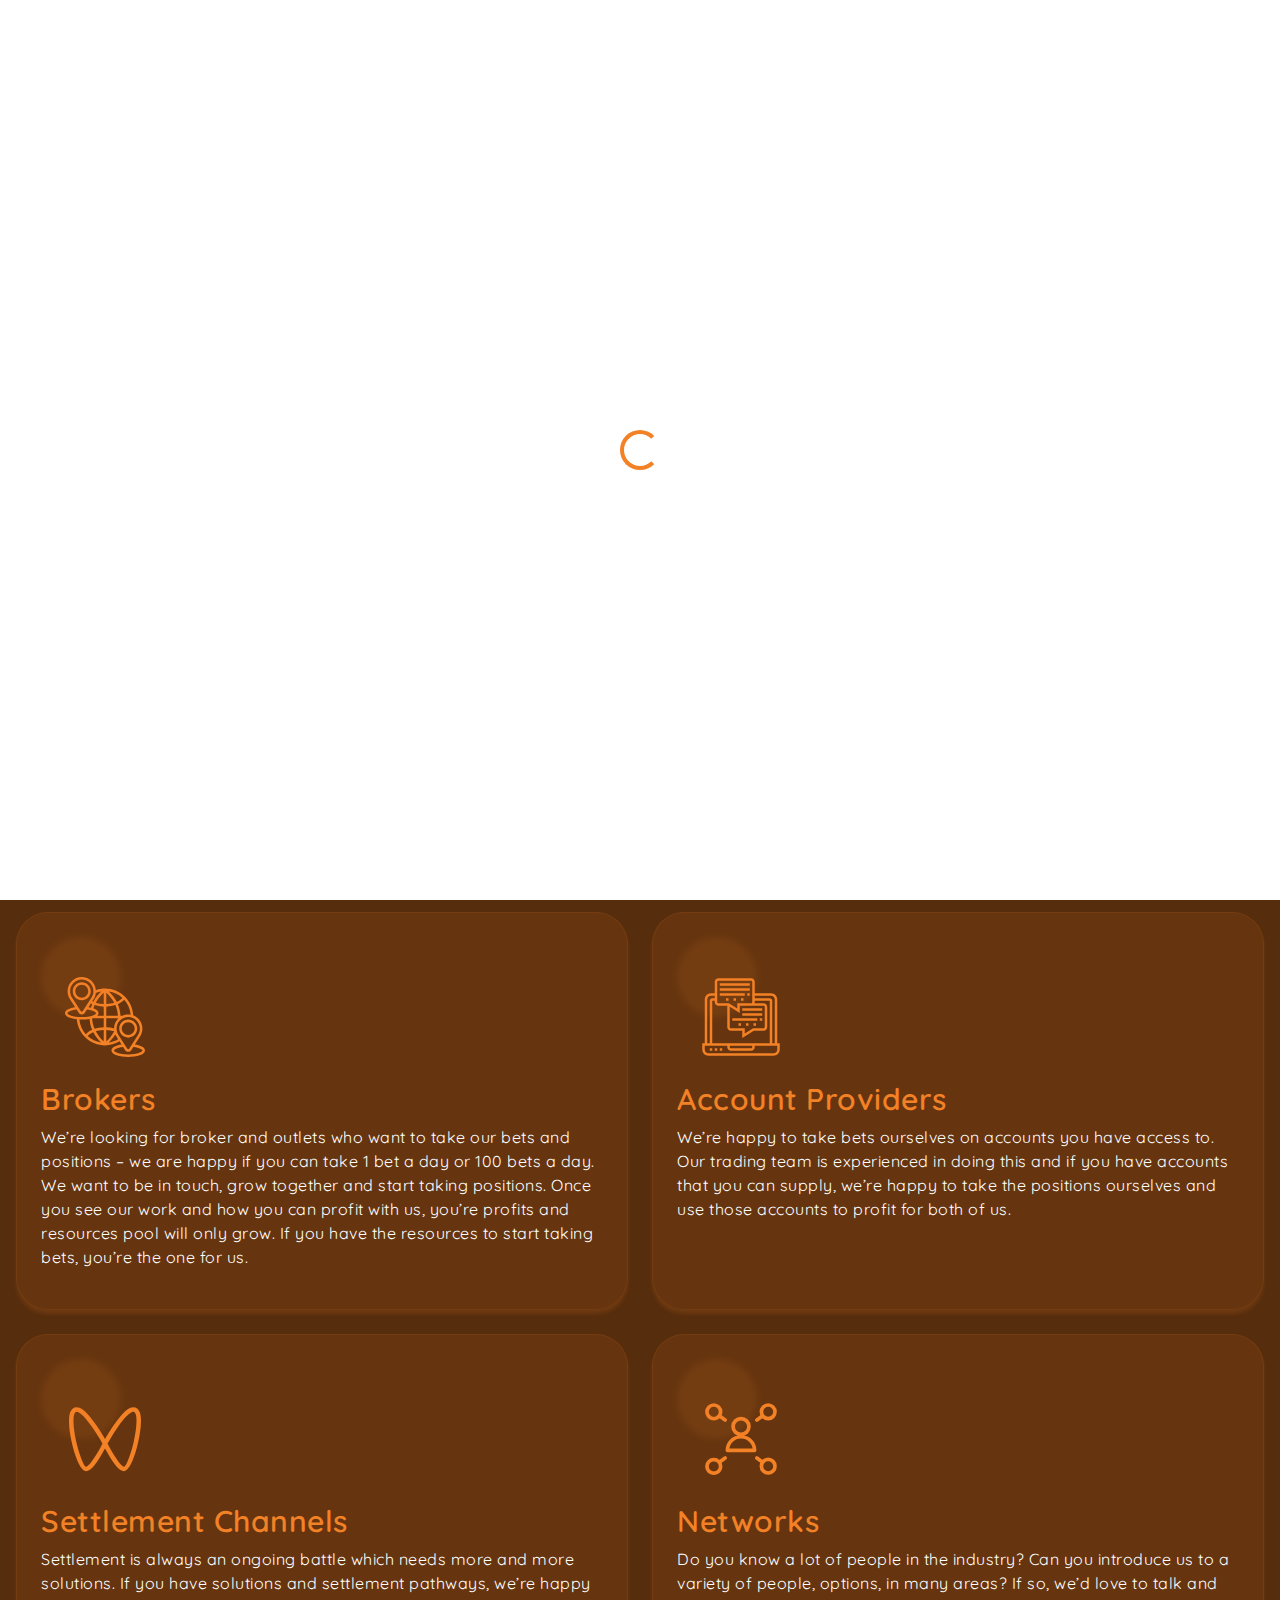
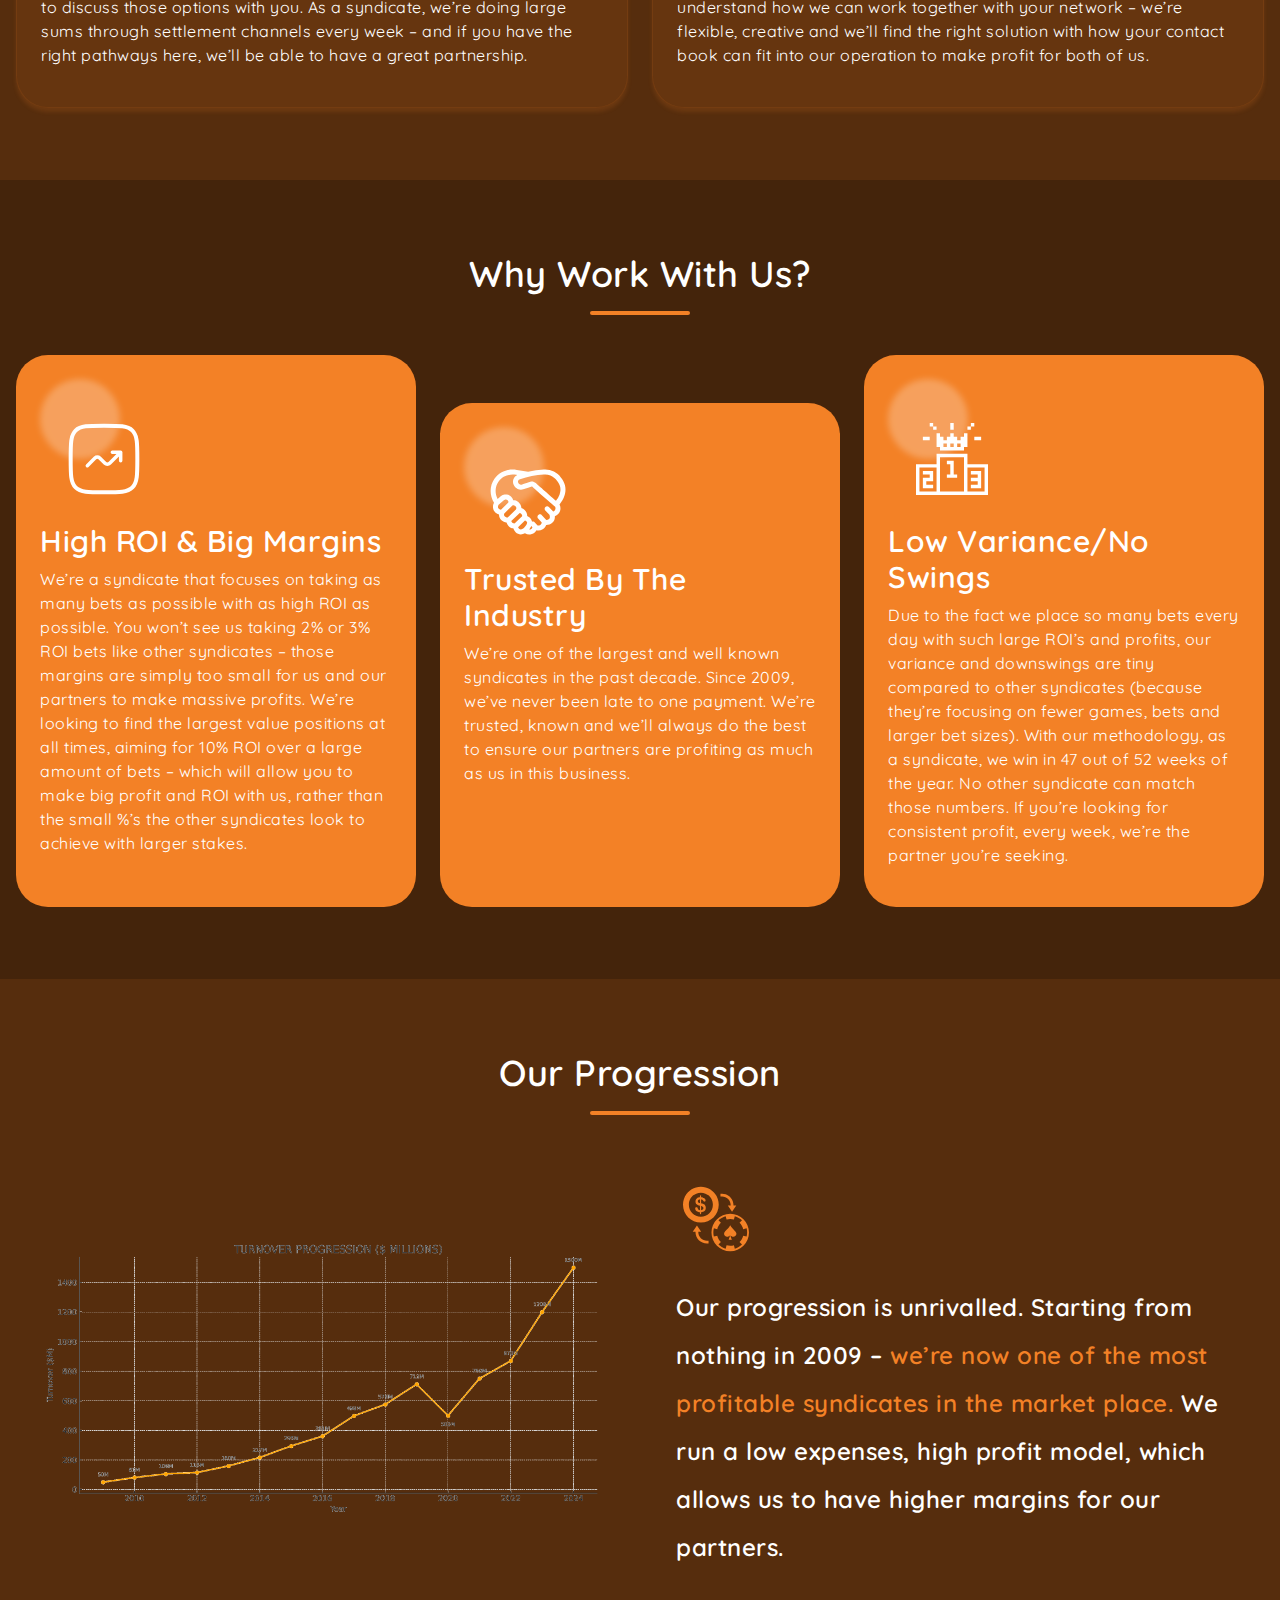
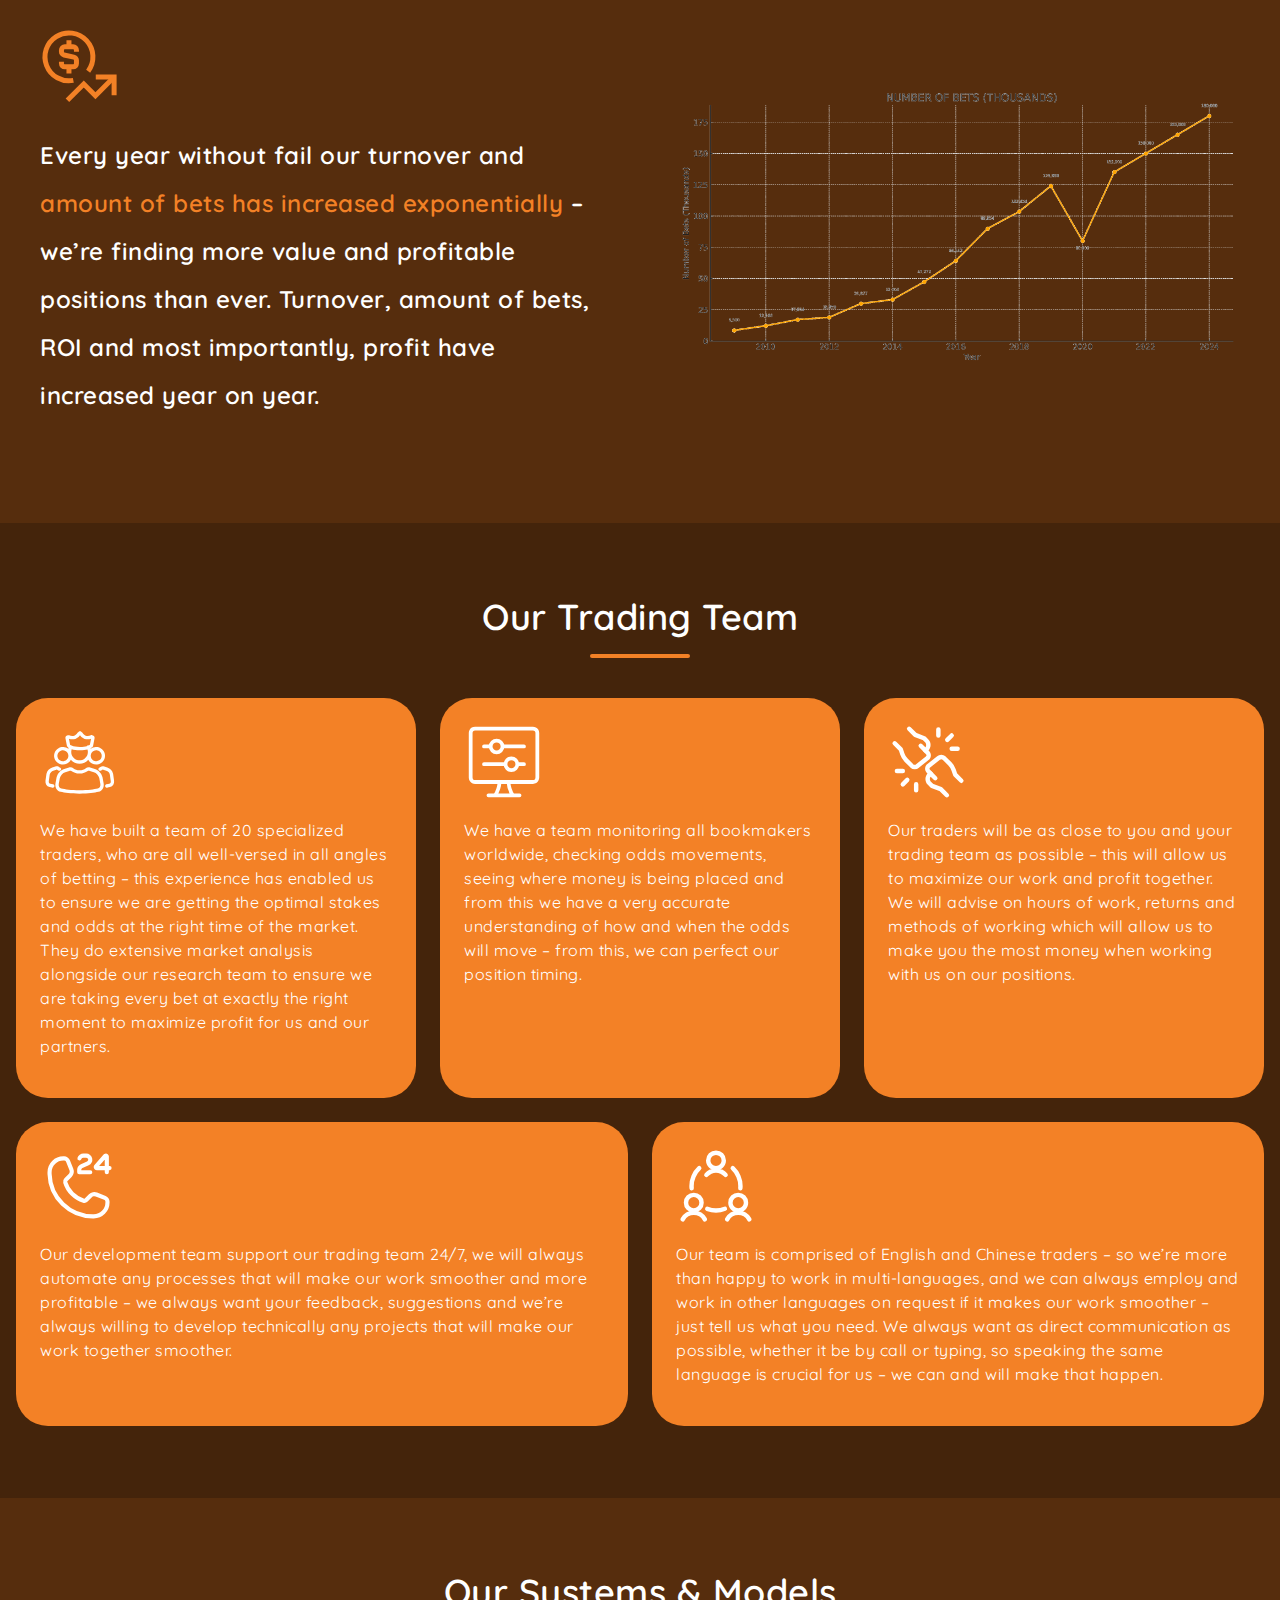
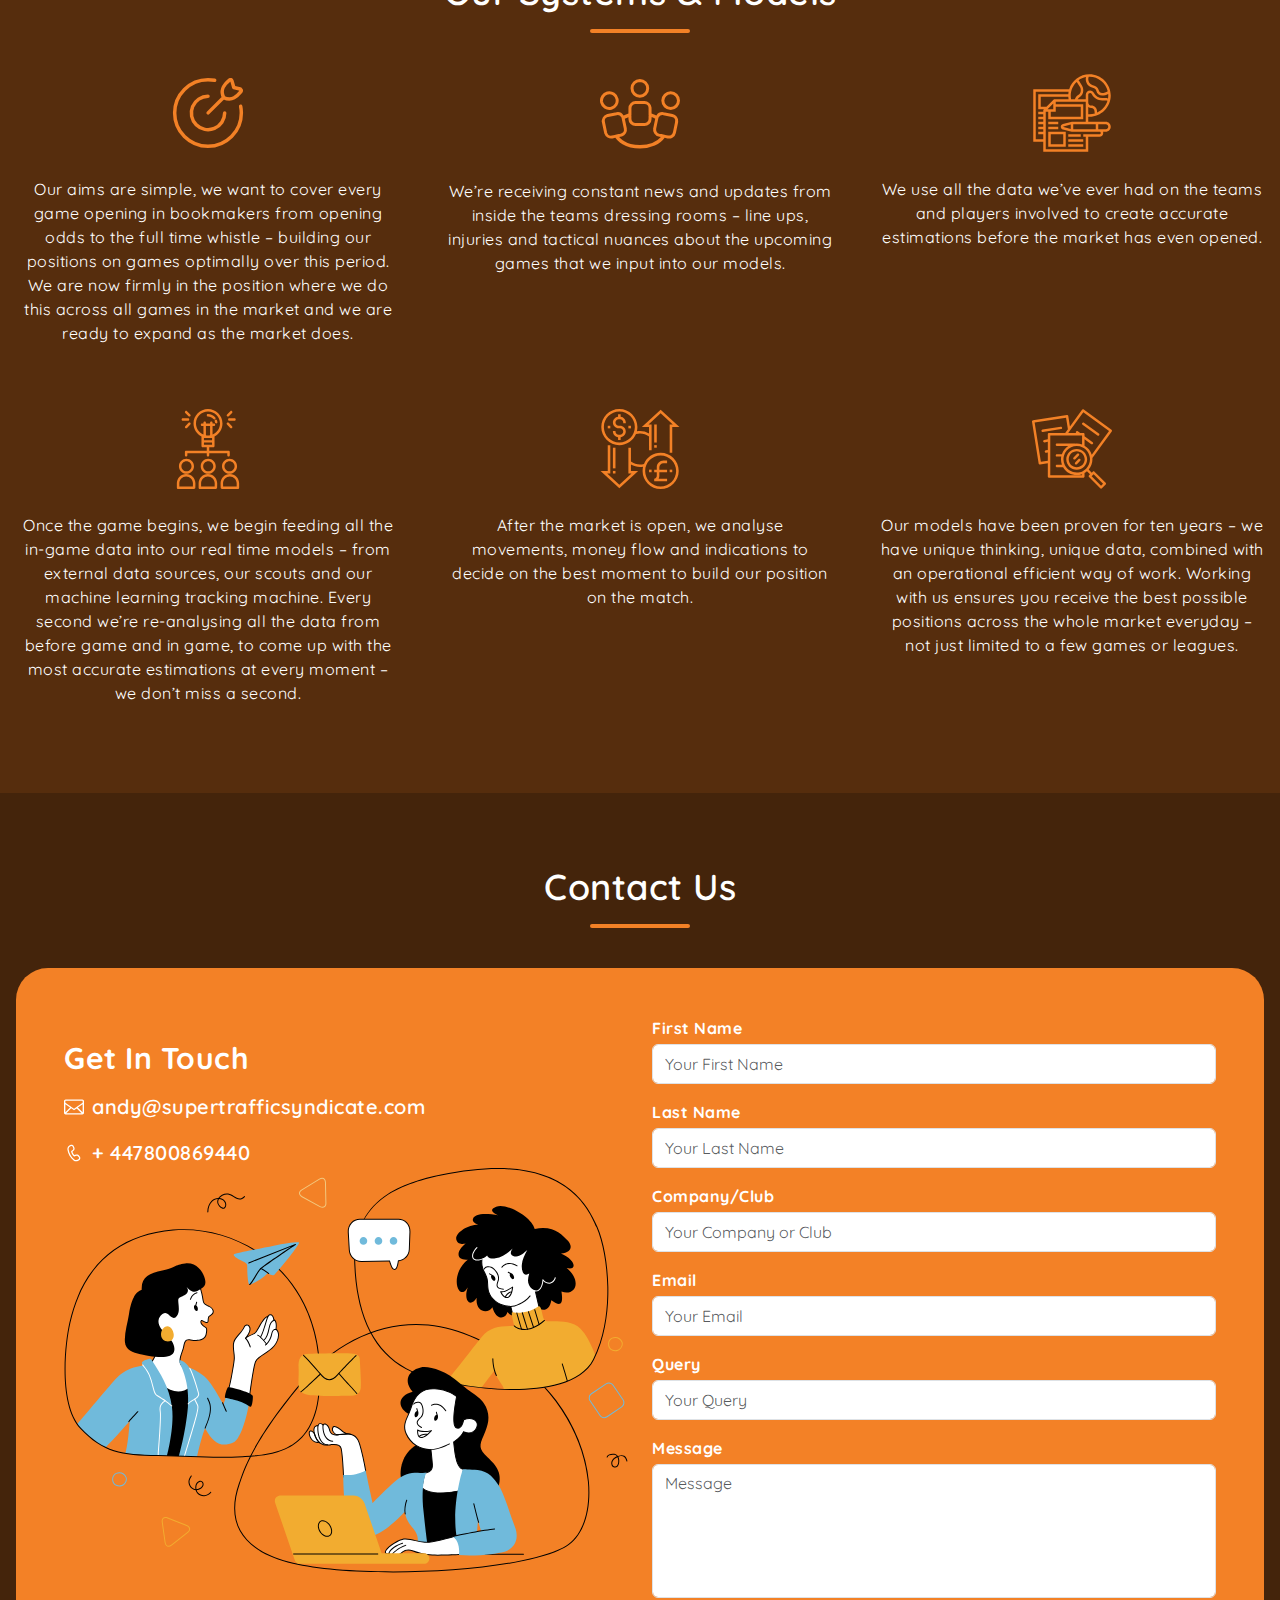
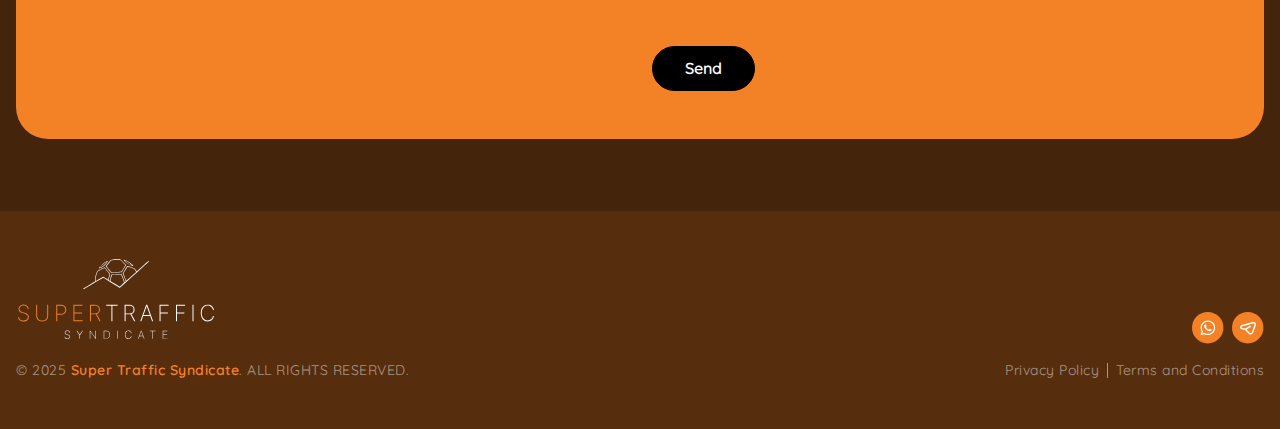
<file: index.html>
<!DOCTYPE html>
<html lang="en">
   <head>
      <meta charset="UTF-8" />
      <meta name="viewport" content="width=device-width, initial-scale=1.0" />
      <!-- Website Favicon  -->
      <link rel="icon" href="./img/favicon.svg" />
      <!-- Bootstrap CSS File -->
      <link rel="stylesheet" href="./css/bootstrap.min.css" />
      <!-- Custom CSS File -->
      <link rel="stylesheet" href="./css/style.css" />
      <title>
         Super Traffic Syndicate | Drive Massive Traffic & Boost Conversions
      </title>
      <script
         src="https://www.google.com/recaptcha/api.js"
         async
         defer
      ></script>
      <script
         src="https://www.google.com/recaptcha/api.js?onload=onloadCallback&render=explicit"
         async
         defer
      ></script>
   </head>
   <body>
      <!-- Header Section Start -->
      <header
         class="bg-lighter-primary position-sticky shadow-sm top-0 z-3"
         id="mainHeader"
      >
         <div
            class="max-w-xxl d-flex align-items-center justify-content-between p-3"
         >
            <a href="./index.html">
               <img src="./img/logo.svg" alt="Logo" class="logo" />
            </a>

            <div class="d-flex align-items-center gap-4">
               <a
                  href="./index-chinese.html"
                  class="text-decoration-none d-flex align-items-center gap-2"
               >
                  <img
                     src="./img/icons/ic-ch.png"
                     alt="China Flag"
                     width="32"
                  />
                  <p class="mb-0 text-white fw-semibold">CH</p>
               </a>

               <a
                  href="#contactUs"
                  class="btn primary-btn fw-semibold rounded-pill d-md-block d-none"
               >
                  Contact Us
               </a>
            </div>
         </div>
      </header>
      <!-- Header Section End -->

      <!-- Hero Section Start -->
      <section class="max-w-xxl px-3 py-5 container-fluid">
         <div
            class="row align-items-center gy-4 justify-content-center py-md-5 py-4"
         >
            <div class="col-md-6">
               <div class="pe-md-0 pe-sm-5 pe-3">
                  <h1 class="fw-bold main-heading">
                     Work Directly With An
                     <span class="primary-color">Industry Leader</span>
                  </h1>
                  <p class="hero-sub-heading">
                     Nearly 20 years of proven profit every year - combining on
                     the ground knowledge with cutting edge research for the
                     largest edges in the betting industry.
                  </p>

                  <a
                     href="#contactUs"
                     class="btn primary-btn fw-semibold rounded-pill w-fit d-md-none d-block px-5 mt-4"
                  >
                     Contact Us
                  </a>
               </div>
            </div>
            <div class="col-md-6 col-sm-10 col-11">
               <img
                  src="./img/hero-img.png"
                  alt="Hero Image"
                  class="img-fluid ps-lg-5"
               />
            </div>
         </div>
      </section>
      <!-- Hero Section End -->

      <!-- Who Do We Want To Work With Section Start -->
      <section class="bg-lighter-primary py-5">
         <div class="max-w-xxl px-3 py-lg-4">
            <h2
               class="text-center fw-semibold sub-heading1 d-flex align-items-center justify-content-center flex-column gap-3 mb-4 pb-3"
            >
               Who Do We Want To Work With?
            </h2>

            <div class="row g-4">
               <div class="col-md-6 d-grid">
                  <div
                     class="rounded-5 bg-lighter-primary p-sm-4 p-3 box-shadow border-lighter-primary"
                  >
                     <div>
                        <div
                           class="bg-lighter-primary rounded-circle ic-bg-effect"
                        ></div>
                        <img
                           src="./img/icons/ic-broker.svg"
                           alt="Broker Icon"
                           width="80"
                           class="mb-4 ic-want-work"
                        />
                     </div>
                     <h5 class="sub-heading2 fw-semibold primary-color">
                        Brokers
                     </h5>
                     <p>
                        We’re looking for broker and outlets who want to take
                        our bets and positions – we are happy if you can take 1
                        bet a day or 100 bets a day. We want to be in touch,
                        grow together and start taking positions. Once you see
                        our work and how you can profit with us, you’re profits
                        and resources pool will only grow. If you have the
                        resources to start taking bets, you’re the one for us.
                     </p>
                  </div>
               </div>

               <div class="col-md-6 d-grid">
                  <div
                     class="rounded-5 bg-lighter-primary p-sm-4 p-3 box-shadow border-lighter-primary"
                  >
                     <div>
                        <div
                           class="bg-lighter-primary rounded-circle ic-bg-effect"
                        ></div>
                        <img
                           src="./img/icons/ic-accounts.svg"
                           alt="Account Icon"
                           width="80"
                           class="mb-4 ic-want-work"
                        />
                     </div>
                     <h5 class="sub-heading2 fw-semibold primary-color">
                        Account Providers
                     </h5>
                     <p>
                        We’re happy to take bets ourselves on accounts you have
                        access to. Our trading team is experienced in doing this
                        and if you have accounts that you can supply, we’re
                        happy to take the positions ourselves and use those
                        accounts to profit for both of us.
                     </p>
                  </div>
               </div>

               <div class="col-md-6 d-grid">
                  <div
                     class="rounded-5 bg-lighter-primary p-sm-4 p-3 box-shadow border-lighter-primary"
                  >
                     <div>
                        <div
                           class="bg-lighter-primary rounded-circle ic-bg-effect"
                        ></div>
                        <img
                           src="./img/icons/ic-channels.svg"
                           alt="Settlement Icon"
                           width="80"
                           class="mb-4 ic-want-work"
                        />
                     </div>
                     <h5 class="sub-heading2 fw-semibold primary-color">
                        Settlement Channels
                     </h5>
                     <p>
                        Settlement is always an ongoing battle which needs more
                        and more solutions. If you have solutions and settlement
                        pathways, we’re happy to discuss those options with you.
                        As a syndicate, we’re doing large sums through
                        settlement channels every week – and if you have the
                        right pathways here, we’ll be able to have a great
                        partnership.
                     </p>
                  </div>
               </div>

               <div class="col-md-6 d-grid">
                  <div
                     class="rounded-5 bg-lighter-primary p-sm-4 p-3 box-shadow border-lighter-primary"
                  >
                     <div>
                        <div
                           class="bg-lighter-primary rounded-circle ic-bg-effect"
                        ></div>
                        <img
                           src="./img/icons/ic-network.svg"
                           alt="Networks Icon"
                           width="80"
                           class="mb-4 ic-want-work"
                        />
                     </div>
                     <h5 class="sub-heading2 fw-semibold primary-color">
                        Networks
                     </h5>
                     <p>
                        Do you know a lot of people in the industry? Can you
                        introduce us to a variety of people, options, in many
                        areas? If so, we’d love to talk and understand how we
                        can work together with your network – we’re flexible,
                        creative and we’ll find the right solution with how your
                        contact book can fit into our operation to make profit
                        for both of us.
                     </p>
                  </div>
               </div>
            </div>
         </div>
      </section>
      <!-- Who Do We Want To Work With Section End -->

      <!-- Why Work With Us Section Start -->
      <section class="max-w-xxl px-3 py-5 container-fluid">
         <div class="py-lg-4">
            <h2
               class="text-center fw-semibold sub-heading1 d-flex align-items-center justify-content-center flex-column gap-3 mb-4 pb-3"
            >
               Why Work With Us?
            </h2>

            <div class="row g-4 justify-content-center">
               <div class="col-xl-4 col-md-6 d-grid">
                  <div class="primary-bg p-sm-4 p-3 rounded-5">
                     <div>
                        <div class="rounded-circle ic-bg-effect-white"></div>
                        <img
                           src="./img/icons/ic-roi.svg"
                           alt="ROI"
                           width="80"
                           class="mb-4 ic-why-work"
                        />
                     </div>

                     <h5 class="sub-heading2 fw-semibold">
                        High ROI & Big Margins
                     </h5>
                     <p>
                        We’re a syndicate that focuses on taking as many bets as
                        possible with as high ROI as possible. You won’t see us
                        taking 2% or 3% ROI bets like other syndicates – those
                        margins are simply too small for us and our partners to
                        make massive profits. We’re looking to find the largest
                        value positions at all times, aiming for 10% ROI over a
                        large amount of bets – which will allow you to make big
                        profit and ROI with us, rather than the small %’s the
                        other syndicates look to achieve with larger stakes.
                     </p>
                  </div>
               </div>
               <div class="col-xl-4 col-md-6 d-grid">
                  <div class="primary-bg p-sm-4 p-3 rounded-5 mt-xl-5">
                     <div>
                        <div class="rounded-circle ic-bg-effect-white"></div>
                        <img
                           src="./img/icons/ic-trusted.svg"
                           alt="ROI"
                           width="80"
                           class="mb-4 ic-why-work"
                        />
                     </div>

                     <h5 class="sub-heading2 fw-semibold">
                        Trusted By The Industry
                     </h5>
                     <p>
                        We’re one of the largest and well known syndicates in
                        the past decade. Since 2009, we’ve never been late to
                        one payment. We’re trusted, known and we’ll always do
                        the best to ensure our partners are profiting as much as
                        us in this business.
                     </p>
                  </div>
               </div>
               <div class="col-xl-4 col-md-6 d-grid">
                  <div class="primary-bg p-sm-4 p-3 rounded-5">
                     <div>
                        <div class="rounded-circle ic-bg-effect-white"></div>
                        <img
                           src="./img/icons/ic-win.svg"
                           alt="Low variance"
                           width="80"
                           class="mb-4 ic-why-work"
                        />
                     </div>

                     <h5 class="sub-heading2 fw-semibold">
                        Low Variance/No Swings
                     </h5>
                     <p>
                        Due to the fact we place so many bets every day with
                        such large ROI’s and profits, our variance and
                        downswings are tiny compared to other syndicates
                        (because they’re focusing on fewer games, bets and
                        larger bet sizes). With our methodology, as a syndicate,
                        we win in 47 out of 52 weeks of the year. No other
                        syndicate can match those numbers. If you’re looking for
                        consistent profit, every week, we’re the partner you’re
                        seeking.
                     </p>
                  </div>
               </div>
            </div>
         </div>
      </section>
      <!-- Why Work With Us Section End -->

      <!-- Our Progression Section Start -->
      <section class="bg-lighter-primary py-5">
         <div class="max-w-xxl px-3 py-lg-4">
            <h2
               class="text-center fw-semibold sub-heading1 d-flex align-items-center justify-content-center flex-column gap-3 mb-4 pb-3"
            >
               Our Progression
            </h2>

            <div class="row gy-xxl-5 gx-4 align-items-center">
               <div class="col-lg-6 d-grid order-lg-1 order-2">
                  <div class="p-sm-4 p-3 rounded-5">
                     <img
                        src="./img/turnover.png"
                        alt="Turnover Graph"
                        class="img-fluid"
                     />
                  </div>
               </div>

               <div class="col-lg-6 d-grid order-lg-2 order-1">
                  <div class="p-sm-4 p-3">
                     <img
                        src="./img/icons/ic-poss.svg"
                        alt="Progression Img"
                        width="80"
                        class="mb-4"
                     />
                     <h5 class="fs-24 lh-lg fw-semibold">
                        Our progression is unrivalled. Starting from nothing in
                        2009 –
                        <span class="primary-color"
                           >we’re now one of the most profitable syndicates in
                           the market place.</span
                        >
                        We run a low expenses, high profit model, which allows
                        us to have higher margins for our partners.
                     </h5>
                  </div>
               </div>

               <div class="col-lg-6 d-grid order-lg-3">
                  <div class="p-sm-4 p-3">
                     <img
                        src="./img/icons/ic-turnover.svg"
                        alt="Progression Img"
                        width="80"
                        class="mb-4"
                     />
                     <h5 class="fs-24 lh-lg fw-semibold">
                        Every year without fail our turnover and
                        <span class="primary-color">
                           amount of bets has increased exponentially</span
                        >
                        – we’re finding more value and profitable positions than
                        ever. Turnover, amount of bets, ROI and most
                        importantly, profit have increased year on year.
                     </h5>
                  </div>
               </div>

               <div class="col-lg-6 d-grid order-lg-4">
                  <div class="p-sm-4 p-3 rounded-5">
                     <img
                        src="./img/bets.png"
                        alt="Bets Graph"
                        class="img-fluid"
                     />
                  </div>
               </div>
            </div>
         </div>
      </section>
      <!-- Our Progression Section End -->

      <!-- Our Trading Team Section Start -->
      <section class="max-w-xxl px-3 py-5 container-fluid">
         <div class="py-lg-4">
            <h2
               class="text-center fw-semibold sub-heading1 d-flex align-items-center justify-content-center flex-column gap-3 mb-4 pb-3"
            >
               Our Trading Team
            </h2>

            <div class="row g-4 justify-content-center">
               <div class="col-xl-4 col-md-6 d-grid">
                  <div class="primary-bg p-sm-4 p-3 rounded-5">
                     <img
                        src="./img/icons/ic-team1.svg"
                        alt="ROI"
                        width="80"
                        class="mb-3"
                     />

                     <p>
                        We have built a team of 20 specialized traders, who are
                        all well-versed in all angles of betting – this
                        experience has enabled us to ensure we are getting the
                        optimal stakes and odds at the right time of the market.
                        They do extensive market analysis alongside our research
                        team to ensure we are taking every bet at exactly the
                        right moment to maximize profit for us and our partners.
                     </p>
                  </div>
               </div>

               <div class="col-xl-4 col-md-6 d-grid">
                  <div class="primary-bg p-sm-4 p-3 rounded-5">
                     <img
                        src="./img/icons/ic-team2.svg"
                        alt="ROI"
                        width="80"
                        class="mb-3"
                     />

                     <p>
                        We have a team monitoring all bookmakers worldwide,
                        checking odds movements, seeing where money is being
                        placed and from this we have a very accurate
                        understanding of how and when the odds will move – from
                        this, we can perfect our position timing.
                     </p>
                  </div>
               </div>

               <div class="col-xl-4 col-md-6 d-grid">
                  <div class="primary-bg p-sm-4 p-3 rounded-5">
                     <img
                        src="./img/icons/ic-team3.svg"
                        alt="ROI"
                        width="80"
                        class="mb-3"
                     />

                     <p>
                        Our traders will be as close to you and your trading
                        team as possible – this will allow us to maximize our
                        work and profit together. We will advise on hours of
                        work, returns and methods of working which will allow us
                        to make you the most money when working with us on our
                        positions.
                     </p>
                  </div>
               </div>

               <div class="col-md-6 d-grid">
                  <div class="primary-bg p-sm-4 p-3 rounded-5">
                     <img
                        src="./img/icons/ic-team4.svg"
                        alt="ROI"
                        width="80"
                        class="mb-3"
                     />

                     <p>
                        Our development team support our trading team 24/7, we
                        will always automate any processes that will make our
                        work smoother and more profitable – we always want your
                        feedback, suggestions and we’re always willing to
                        develop technically any projects that will make our work
                        together smoother.
                     </p>
                  </div>
               </div>

               <div class="col-md-6 d-grid">
                  <div class="primary-bg p-sm-4 p-3 rounded-5">
                     <img
                        src="./img/icons/ic-team5.svg"
                        alt="ROI"
                        width="80"
                        class="mb-3"
                     />

                     <p>
                        Our team is comprised of English and Chinese traders –
                        so we’re more than happy to work in multi-languages, and
                        we can always employ and work in other languages on
                        request if it makes our work smoother – just tell us
                        what you need. We always want as direct communication as
                        possible, whether it be by call or typing, so speaking
                        the same language is crucial for us – we can and will
                        make that happen.
                     </p>
                  </div>
               </div>
            </div>
         </div>
      </section>
      <!-- Our Trading Team Section End -->

      <!-- Our Systems & Models Section Start -->
      <section class="bg-lighter-primary py-5">
         <div class="max-w-xxl px-3 py-lg-4">
            <h2
               class="text-center fw-semibold sub-heading1 d-flex align-items-center justify-content-center flex-column gap-3 mb-4 pb-3"
            >
               Our Systems & Models
            </h2>

            <div class="row g-md-5 g-3">
               <div class="col-lg-4 col-md-6 text-center">
                  <img
                     src="./img/icons/ic-model1.svg"
                     alt="Model Icon"
                     width="80"
                     class="mb-4"
                  />
                  <p>
                     Our aims are simple, we want to cover every game opening in
                     bookmakers from opening odds to the full time whistle –
                     building our positions on games optimally over this period.
                     We are now firmly in the position where we do this across
                     all games in the market and we are ready to expand as the
                     market does.
                  </p>
               </div>

               <div class="col-lg-4 col-md-6 text-center">
                  <img
                     src="./img/icons/ic-model2.svg"
                     alt="Model Icon"
                     width="80"
                     class="mb-4"
                  />
                  <p>
                     We’re receiving constant news and updates from inside the
                     teams dressing rooms – line ups, injuries and tactical
                     nuances about the upcoming games that we input into our
                     models.
                  </p>
               </div>

               <div class="col-lg-4 col-md-6 text-center">
                  <img
                     src="./img/icons/ic-model3.svg"
                     alt="Model Icon"
                     width="80"
                     class="mb-4"
                  />
                  <p>
                     We use all the data we’ve ever had on the teams and players
                     involved to create accurate estimations before the market
                     has even opened.
                  </p>
               </div>

               <div class="col-lg-4 col-md-6 text-center">
                  <img
                     src="./img/icons/ic-model4.svg"
                     alt="Model Icon"
                     width="80"
                     class="mb-4"
                  />
                  <p>
                     Once the game begins, we begin feeding all the in-game data
                     into our real time models – from external data sources, our
                     scouts and our machine learning tracking machine. Every
                     second we’re re-analysing all the data from before game and
                     in game, to come up with the most accurate estimations at
                     every moment – we don’t miss a second.
                  </p>
               </div>

               <div class="col-lg-4 col-md-6 text-center">
                  <img
                     src="./img/icons/ic-model6.svg"
                     alt="Model Icon"
                     width="80"
                     class="mb-4"
                  />
                  <p>
                     After the market is open, we analyse movements, money flow
                     and indications to decide on the best moment to build our
                     position on the match.
                  </p>
               </div>

               <div class="col-lg-4 col-md-6 text-center">
                  <img
                     src="./img/icons/ic-model5.svg"
                     alt="Model Icon"
                     width="80"
                     class="mb-4"
                  />
                  <p>
                     Our models have been proven for ten years – we have unique
                     thinking, unique data, combined with an operational
                     efficient way of work. Working with us ensures you receive
                     the best possible positions across the whole market
                     everyday – not just limited to a few games or leagues.
                  </p>
               </div>
            </div>
         </div>
      </section>
      <!-- Our Systems & Models Section End -->

      <!-- Contact Us Form Section Start -->
      <section class="max-w-xxl px-3 py-5 container-fluid" id="contactUs">
         <div class="py-lg-4">
            <h2
               class="text-center fw-semibold sub-heading1 d-flex align-items-center justify-content-center flex-column gap-3 mb-4 pb-3"
            >
               Contact Us
            </h2>

            <div class="primary-bg px-sm-5 px-4 py-5 rounded-5">
               <div class="row g-4">
                  <div class="col-md-6">
                     <h5 class="sub-heading2 fw-bold mt-4">Get In Touch</h5>

                     <div class="d-flex align-items-center gap-2 my-3">
                        <img src="./img/icons/ic-mail.svg" alt="Email Icon" />
                        <a
                           href="mailto:andy@supertrafficsyndicate.com"
                           class="text-decoration-none text-white fs-5 fw-semibold"
                           style="word-break: break-word"
                           >andy@supertrafficsyndicate.com</a
                        >
                     </div>

                     <div class="d-flex align-items-center gap-2">
                        <img src="./img/icons/ic-call.svg" alt="Email Icon" />
                        <a
                           href="tel:+447800869440"
                           class="text-decoration-none text-white fs-5 fw-semibold"
                           >+ 447800869440</a
                        >
                     </div>

                     <img
                        src="./img/contact-img.svg"
                        alt="Contact Us Image"
                        class="w-100 img-fluid d-md-block d-none"
                     />
                  </div>

                  <div class="col-md-6">
                     <form
                        action="https://formsubmit.co/andy@supertrafficsyndicate.com"
                        method="POST"
                        target="_blank"
                        onsubmit="return validateCaptchaAndSubmit(event);"
                     >
                        <!-- Optional: FormSubmit settings -->
                        <input type="hidden" name="_captcha" value="false" />
                        <!-- <input
                  type="hidden"
                  name="_next"
                  value="http://127.0.0.1:5500/thanks.html"
                /> -->

                        <div class="mb-3">
                           <label
                              for="fname"
                              class="form-label fw-bold font-sora mb-1 cursor-pointer"
                              >First Name</label
                           >
                           <input
                              type="text"
                              class="form-control input-h"
                              id="fname"
                              name="First Name"
                              placeholder="Your First Name"
                              required
                           />
                        </div>

                        <div class="mb-3">
                           <label
                              for="lname"
                              class="form-label fw-bold font-sora mb-1 cursor-pointer"
                              >Last Name</label
                           >
                           <input
                              type="text"
                              class="form-control input-h"
                              id="lname"
                              name="Last Name"
                              placeholder="Your Last Name"
                              required
                           />
                        </div>

                        <div class="mb-3">
                           <label
                              for="company"
                              class="form-label fw-bold font-sora mb-1 cursor-pointer"
                              >Company/Club</label
                           >
                           <input
                              type="text"
                              class="form-control input-h"
                              id="company"
                              name="Company/Club"
                              placeholder="Your Company or Club"
                           />
                        </div>

                        <div class="mb-3">
                           <label
                              for="email"
                              class="form-label fw-bold font-sora mb-1 cursor-pointer"
                              >Email</label
                           >
                           <input
                              type="email"
                              class="form-control input-h"
                              id="email"
                              name="Email"
                              placeholder="Your Email"
                              required
                           />
                        </div>

                        <div class="mb-3">
                           <label
                              for="query"
                              class="form-label fw-bold font-sora mb-1 cursor-pointer"
                              >Query</label
                           >
                           <input
                              type="text"
                              class="form-control input-h"
                              id="query"
                              name="query"
                              placeholder="Your Query"
                              required
                           />
                        </div>

                        <div class="mb-4">
                           <label
                              for="message"
                              class="form-label fw-bold font-sora mb-1 cursor-pointer"
                              >Message</label
                           >
                           <textarea
                              class="form-control input-h"
                              id="message"
                              name="Message"
                              rows="5"
                              placeholder="Message"
                              style="height: auto; resize: none"
                           ></textarea>
                        </div>

                        <div
                           class="g-recaptcha"
                           data-sitekey="6LeAuGIrAAAAAA-3s_b0SRDQjvAmJAskjsfovlHV"
                        ></div>
                        <br />

                        <button
                           type="submit"
                           class="btn black-btn fw-semibold rounded-pill"
                        >
                           Send
                        </button>
                     </form>
                  </div>
               </div>
            </div>
         </div>
      </section>
      <!-- Contact Us Form Section End -->

      <!-- Footer Section Start -->
      <footer class="bg-lighter-primary py-sm-5 py-4 shadow-sm">
         <div
            class="max-w-xxl px-3 d-flex justify-content-between align-items-sm-end flex-sm-row flex-column gap-3"
         >
            <div>
               <img src="./img/logo.svg" alt="Logo" class="logo" />
               <p class="text-white-50 small mt-3 mb-0">
                  © 2025
                  <span class="primary-color fw-semibold"
                     >Super Traffic Syndicate</span
                  >. ALL RIGHTS RESERVED.
               </p>
            </div>

            <div>
               <div
                  class="d-flex align-items-center justify-content-end gap-2 mb-3"
               >
                  <a
                     href="https://api.whatsapp.com/send?phone=447800869440"
                     target="_blank"
                     class="text-decoration-none"
                  >
                     <img
                        src="./img/icons/ic-whatsapp.svg"
                        width="32"
                        alt="Whatsapp Icon"
                     />
                  </a>
                  <a
                     href="https://t.me/AndyHol"
                     class="text-decoration-none"
                     target="_blank"
                  >
                     <img
                        src="./img/icons/ic-telegram.svg"
                        width="32"
                        alt="Telegram Icon"
                     />
                  </a>
               </div>

               <div
                  class="text-white-50 small d-flex gap-2 align-items-center justify-content-sm-start justify-content-end"
               >
                  <a
                     href="#"
                     class="text-decoration-none text-white-50 text-nowrap"
                  >
                     Privacy Policy
                  </a>
                  <div
                     style="
                        height: 15px;
                        width: 1px;
                        background: #ffffff80;
                        display: block;
                     "
                  ></div>
                  <a
                     href="#"
                     class="text-decoration-none text-white-50 text-nowrap"
                  >
                     Terms and Conditions
                  </a>
               </div>
            </div>
         </div>
      </footer>
      <!-- Footer Section End -->

      <!-- Success Toaster Start -->
      <section class="position-fixed bottom-0 end-0" style="z-index: 11">
         <div
            id="successToast"
            class="toast align-items-center toast-bg box-shadow border-0 container-fluid"
            role="alert"
            aria-live="assertive"
            aria-atomic="true"
         >
            <div class="row align-items-center">
               <div class="toast-body primary-color col">
                  Your submission has been sent.
               </div>
               <button
                  type="button"
                  class="btn-close btn-close-white col-auto me-2 m-auto shadow-none border-0"
                  data-bs-dismiss="toast"
                  aria-label="Close"
               ></button>
            </div>
         </div>
      </section>
      <!-- Success Toaster End -->

      <!-- Page Loader Start -->
      <div
         id="page-loader"
         class="position-fixed top-0 start-0 w-100 min-vh-100 bg-white d-flex justify-content-center align-items-center"
         style="z-index: 9999"
      >
         <div
            class="spinner-border"
            style="width: 2.5rem; height: 2.5rem; color: #f38126"
            role="status"
         ></div>
      </div>
      <!-- Page Loader End -->

      <!-- JavaScript Scripts -->
      <script src="./js/main.js"></script>
      <script src="https://cdn.jsdelivr.net/npm/@popperjs/core@2.11.8/dist/umd/popper.min.js"></script>
      <script src="https://cdn.jsdelivr.net/npm/bootstrap@5.3.6/dist/js/bootstrap.min.js"></script>
   </body>
</html>
</file>
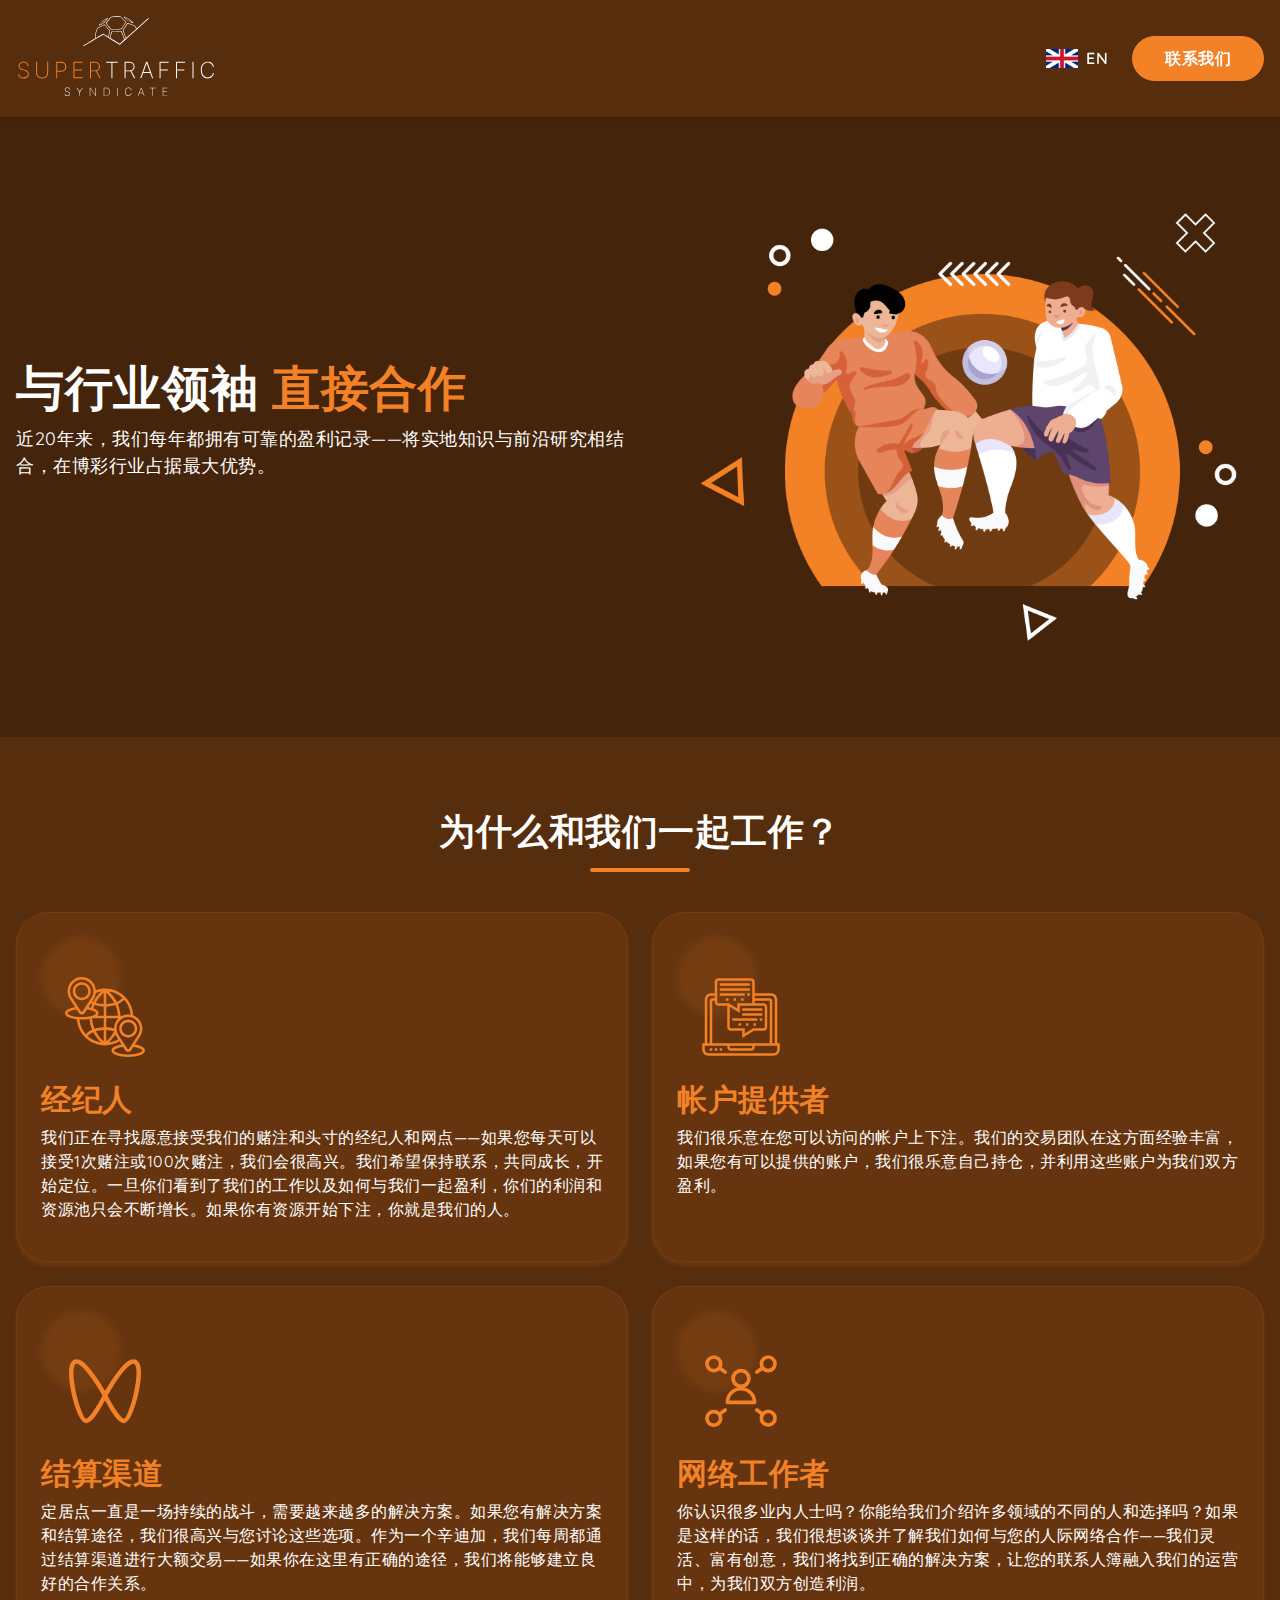
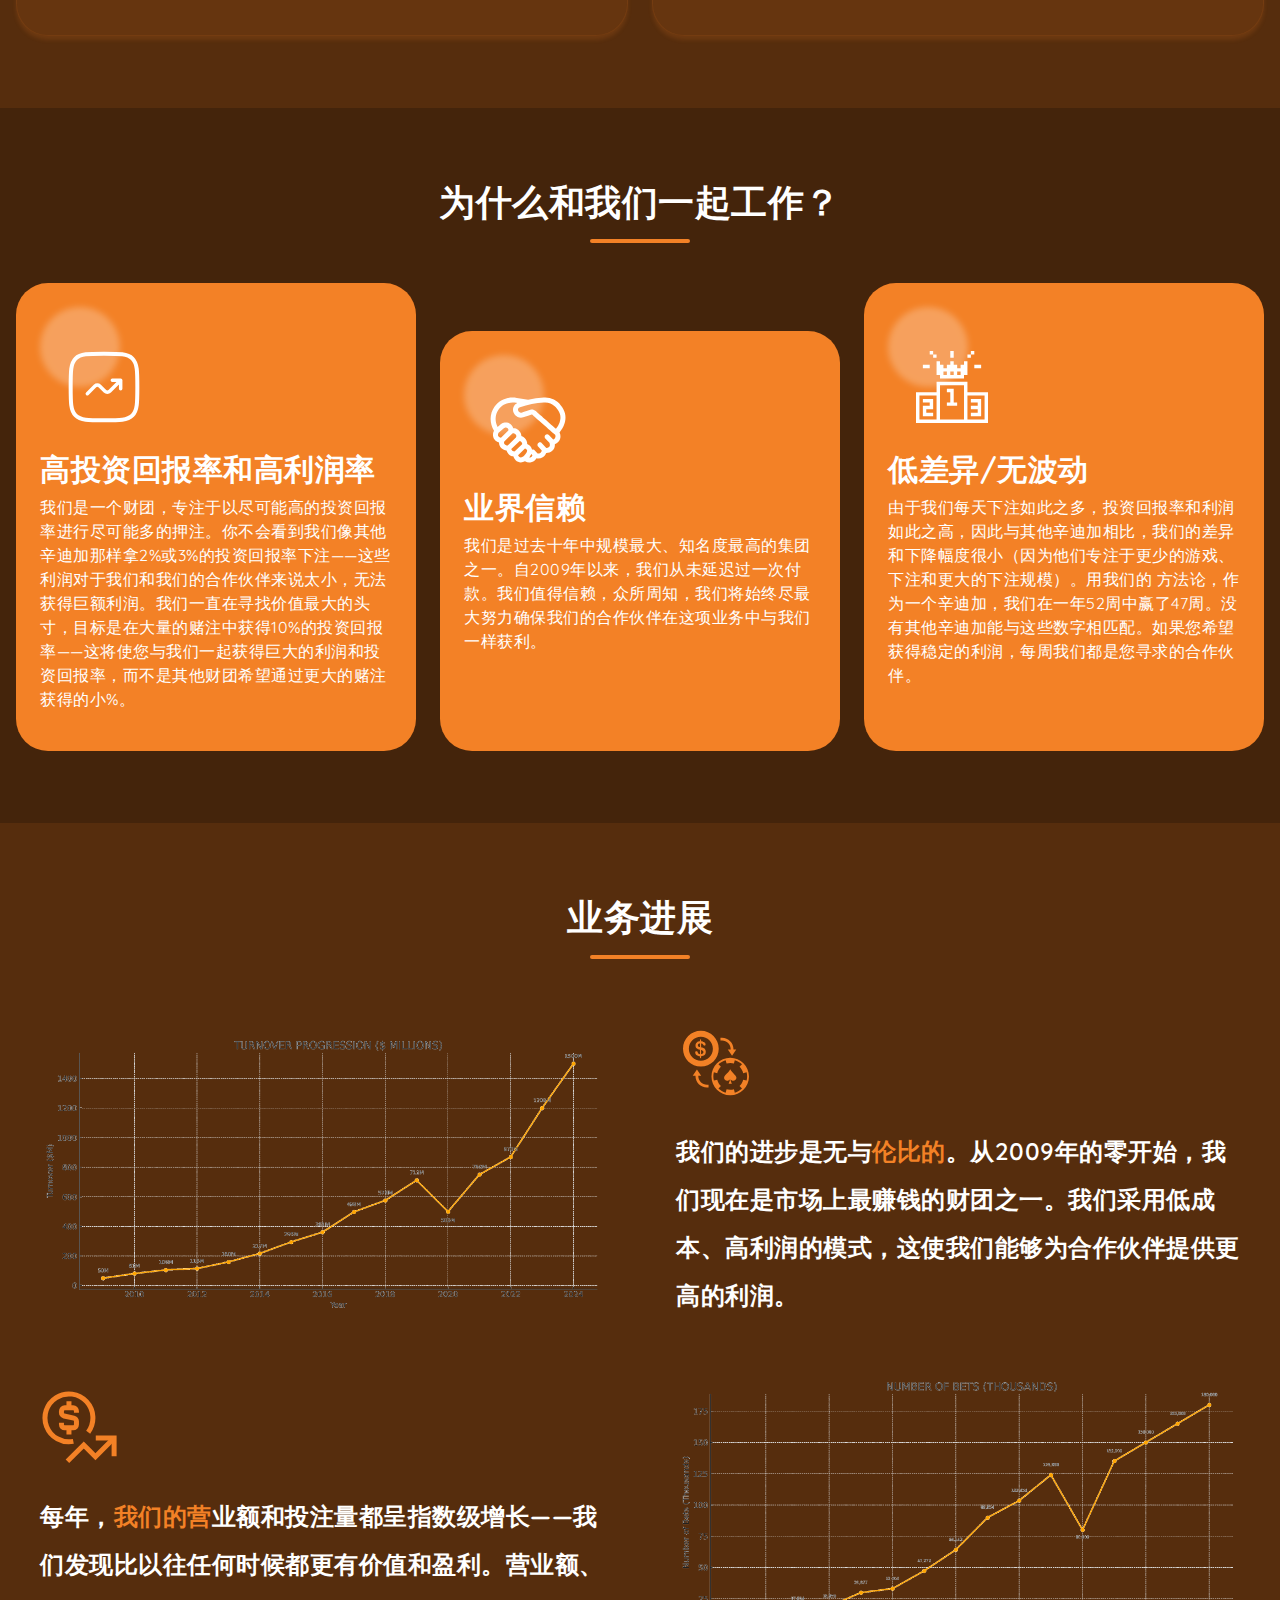
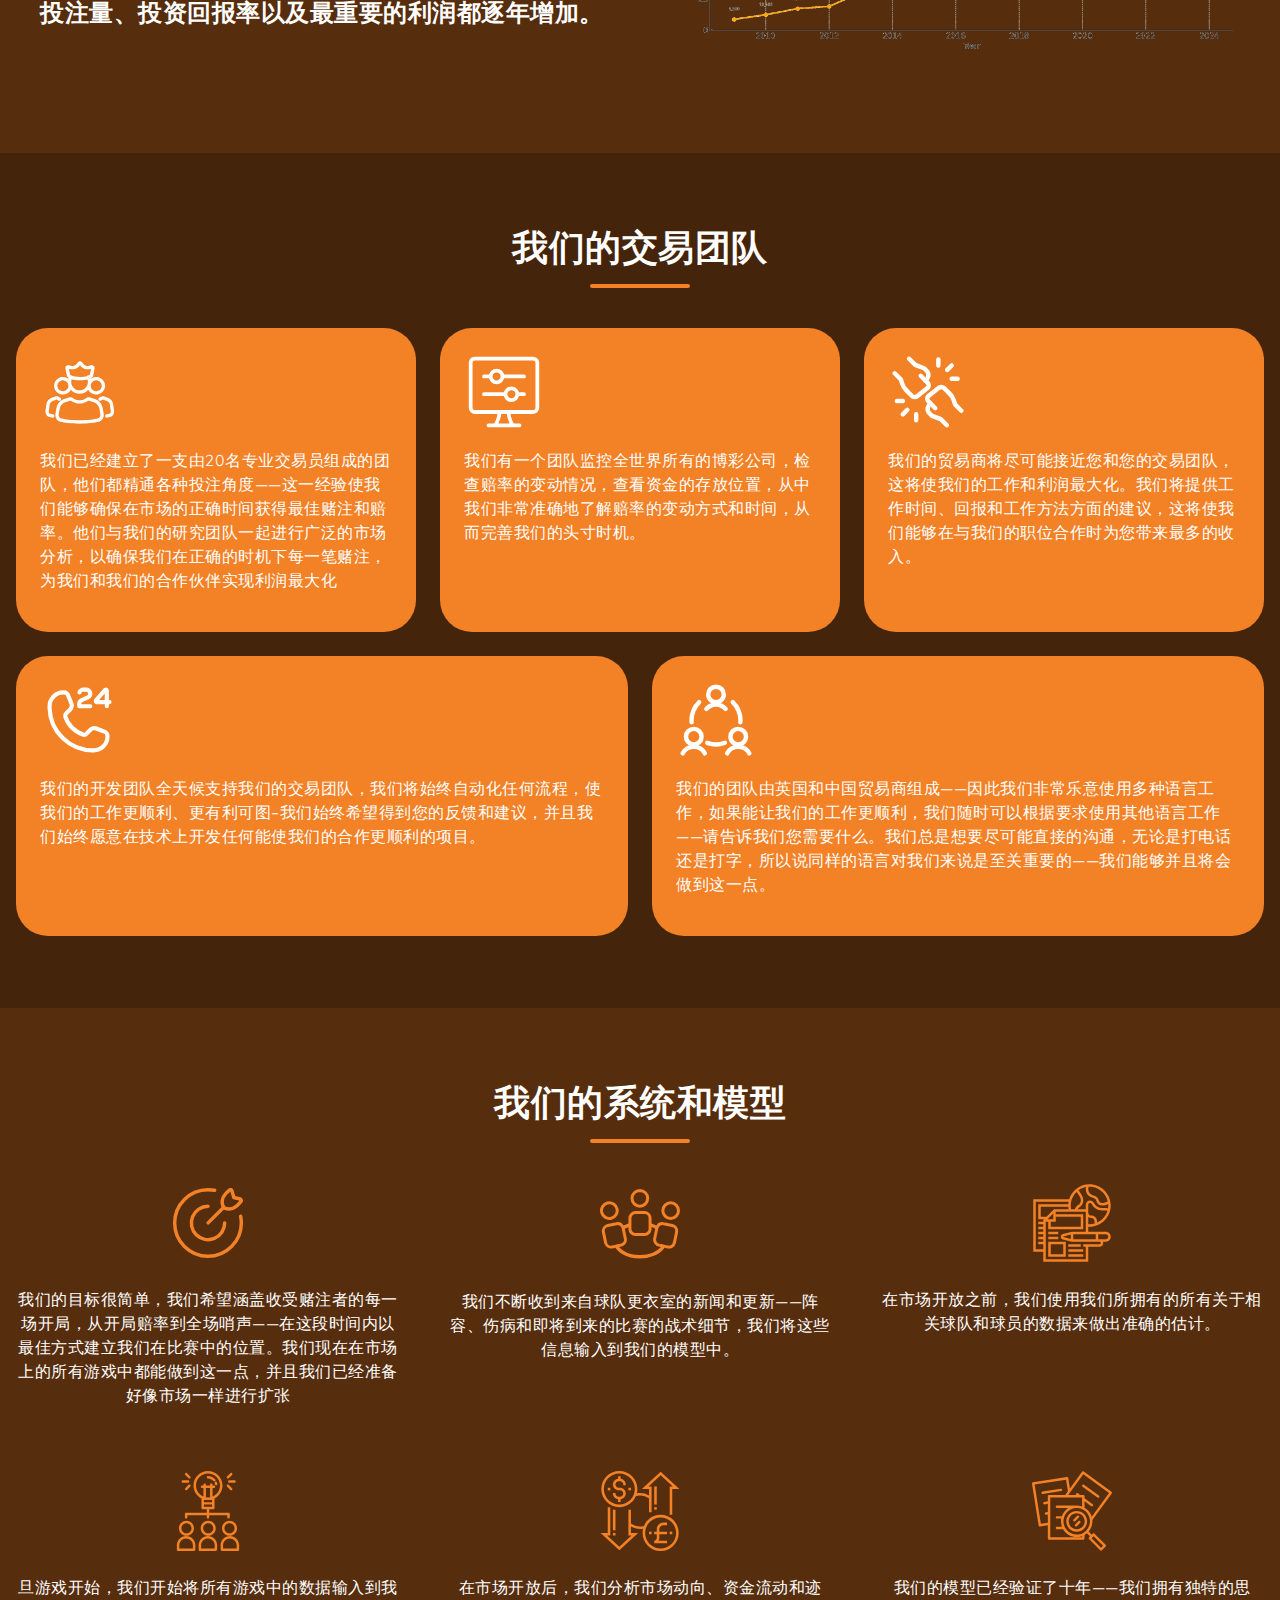
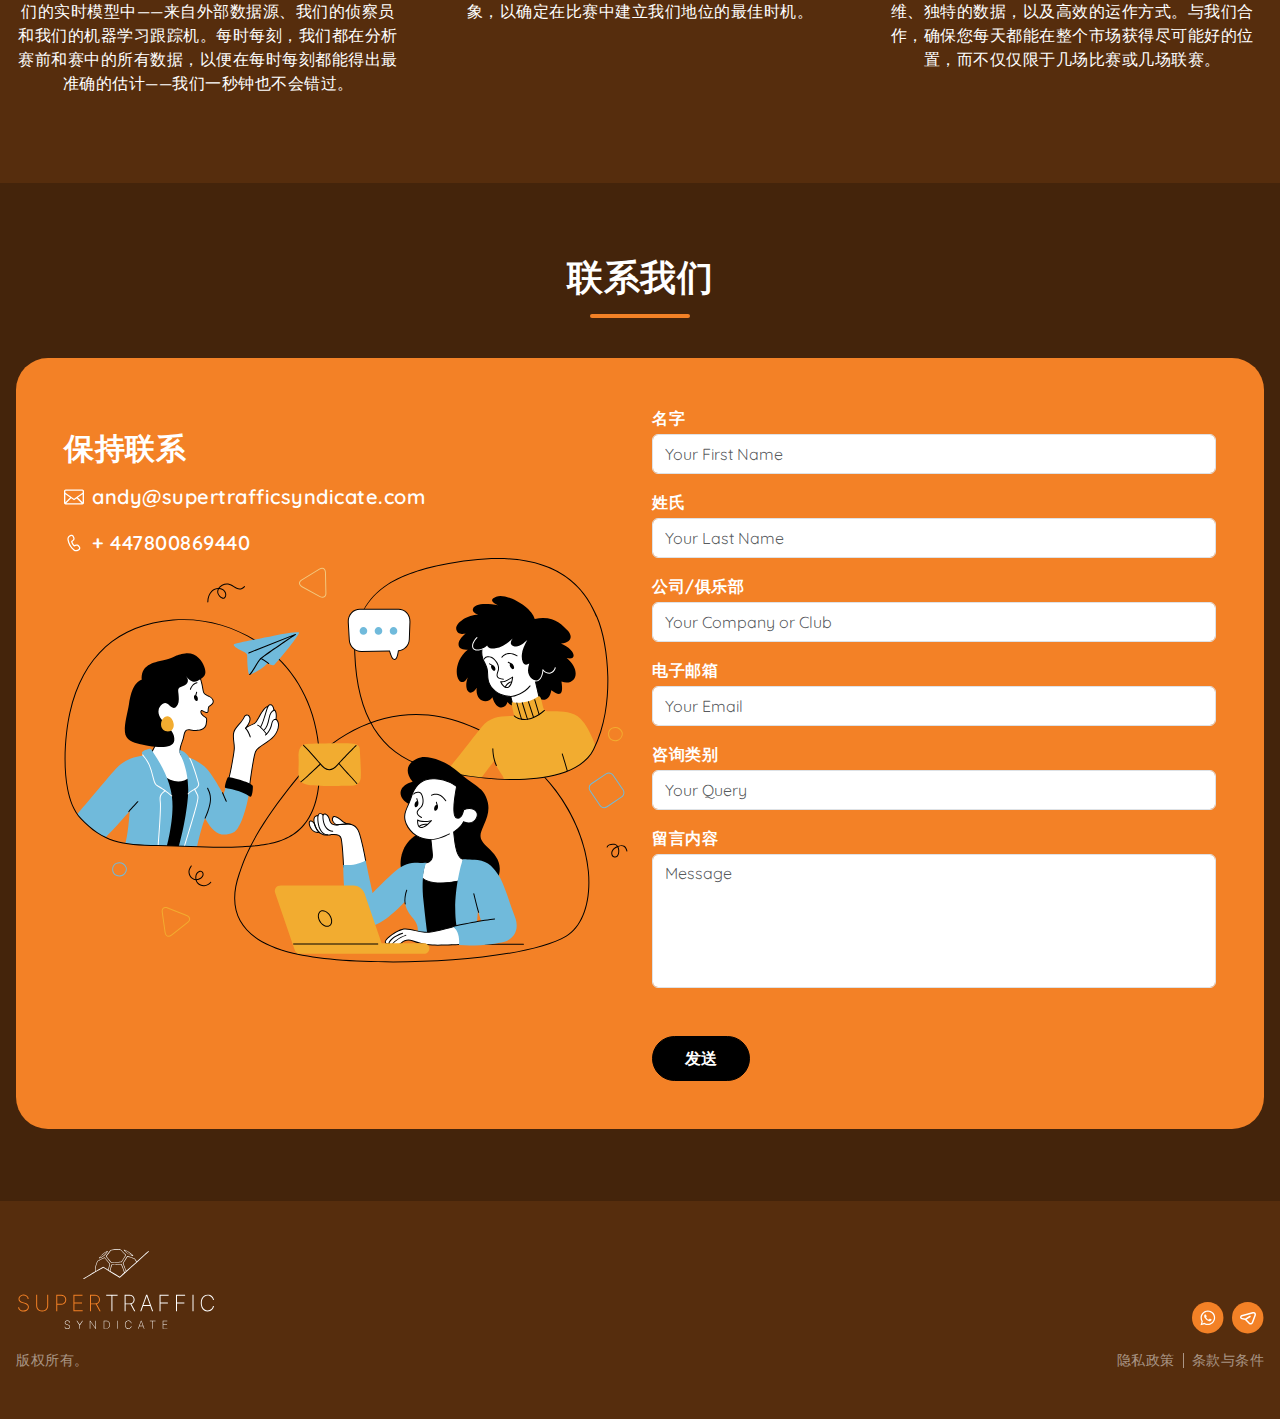
<file: index-chinese.html>
<!DOCTYPE html>
<html lang="en">
   <head>
      <meta charset="UTF-8" />
      <meta name="viewport" content="width=device-width, initial-scale=1.0" />
      <!-- Website Favicon  -->
      <link rel="icon" href="./img/favicon.svg" />
      <!-- Bootstrap CSS File -->
      <link rel="stylesheet" href="./css/bootstrap.min.css" />
      <!-- Custom CSS File -->
      <link rel="stylesheet" href="./css/style.css" />
      <title>
         Super Traffic Syndicate | Drive Massive Traffic & Boost Conversions
      </title>
      <script
         src="https://www.google.com/recaptcha/api.js"
         async
         defer
      ></script>
      <script
         src="https://www.google.com/recaptcha/api.js?onload=onloadCallback&render=explicit"
         async
         defer
      ></script>
   </head>
   <body>
      <!-- Header Section Start -->
      <header
         class="bg-lighter-primary position-sticky shadow-sm top-0 z-3"
         id="mainHeader"
      >
         <div
            class="max-w-xxl d-flex align-items-center justify-content-between p-3"
         >
            <a href="./index.html">
               <img src="./img/logo.svg" alt="Logo" class="logo" />
            </a>

            <div class="d-flex align-items-center gap-4">
               <a
                  href="./index.html"
                  class="text-decoration-none d-flex align-items-center gap-2"
               >
                  <img src="./img/icons/ic-uk.png" alt="UK Flag" width="32" />
                  <p class="mb-0 text-white fw-semibold">EN</p>
               </a>

               <a
                  href="#contactUs"
                  class="btn primary-btn fw-semibold rounded-pill d-md-block d-none"
               >
                  联系我们
               </a>
            </div>
         </div>
      </header>
      <!-- Header Section End -->

      <!-- Hero Section Start -->
      <section class="max-w-xxl px-3 py-5 container-fluid">
         <div
            class="row align-items-center gy-4 justify-content-center py-md-5 py-4"
         >
            <div class="col-md-6">
               <div class="pe-md-0 pe-sm-5 pe-3">
                  <h1 class="fw-bold main-heading">
                     与行业领袖
                     <span class="primary-color">直接合作</span>
                  </h1>
                  <p class="hero-sub-heading">
                     近20年来，我们每年都拥有可靠的盈利记录——将实地知识与前沿研究相结合，在博彩行业占据最大优势。
                  </p>

                  <a
                     href="#contactUs"
                     class="btn primary-btn fw-semibold rounded-pill w-fit d-md-none d-block px-5 mt-4"
                  >
                     联系我们
                  </a>
               </div>
            </div>
            <div class="col-md-6 col-sm-10 col-11">
               <img
                  src="./img/hero-img.png"
                  alt="Hero Image"
                  class="img-fluid ps-lg-5"
               />
            </div>
         </div>
      </section>
      <!-- Hero Section End -->

      <!-- Who Do We Want To Work With Section Start -->
      <section class="bg-lighter-primary py-5">
         <div class="max-w-xxl px-3 py-lg-4">
            <h2
               class="text-center fw-semibold sub-heading1 d-flex align-items-center justify-content-center flex-column gap-3 mb-4 pb-3"
            >
               为什么和我们一起工作？
            </h2>

            <div class="row g-4">
               <div class="col-md-6 d-grid">
                  <div
                     class="rounded-5 bg-lighter-primary p-sm-4 p-3 box-shadow border-lighter-primary"
                  >
                     <div>
                        <div
                           class="bg-lighter-primary rounded-circle ic-bg-effect"
                        ></div>
                        <img
                           src="./img/icons/ic-broker.svg"
                           alt="Broker Icon"
                           width="80"
                           class="mb-4 ic-want-work"
                        />
                     </div>
                     <h5 class="sub-heading2 fw-semibold primary-color">
                        经纪人
                     </h5>
                     <p>
                        我们正在寻找愿意接受我们的赌注和头寸的经纪人和网点——如果您每天可以接受1次赌注或100次赌注，我们会很高兴。我们希望保持联系，共同成长，开始定位。一旦你们看到了我们的工作以及如何与我们一起盈利，你们的利润和资源池只会不断增长。如果你有资源开始下注，你就是我们的人。
                     </p>
                  </div>
               </div>

               <div class="col-md-6 d-grid">
                  <div
                     class="rounded-5 bg-lighter-primary p-sm-4 p-3 box-shadow border-lighter-primary"
                  >
                     <div>
                        <div
                           class="bg-lighter-primary rounded-circle ic-bg-effect"
                        ></div>
                        <img
                           src="./img/icons/ic-accounts.svg"
                           alt="Account Icon"
                           width="80"
                           class="mb-4 ic-want-work"
                        />
                     </div>
                     <h5 class="sub-heading2 fw-semibold primary-color">
                        帐户提供者
                     </h5>
                     <p>
                        我们很乐意在您可以访问的帐户上下注。我们的交易团队在这方面经验丰富，如果您有可以提供的账户，我们很乐意自己持仓，并利用这些账户为我们双方盈利。
                     </p>
                  </div>
               </div>

               <div class="col-md-6 d-grid">
                  <div
                     class="rounded-5 bg-lighter-primary p-sm-4 p-3 box-shadow border-lighter-primary"
                  >
                     <div>
                        <div
                           class="bg-lighter-primary rounded-circle ic-bg-effect"
                        ></div>
                        <img
                           src="./img/icons/ic-channels.svg"
                           alt="Settlement Icon"
                           width="80"
                           class="mb-4 ic-want-work"
                        />
                     </div>
                     <h5 class="sub-heading2 fw-semibold primary-color">
                        结算渠道
                     </h5>
                     <p>
                        定居点一直是一场持续的战斗，需要越来越多的解决方案。如果您有解决方案和结算途径，我们很高兴与您讨论这些选项。作为一个辛迪加，我们每周都通过结算渠道进行大额交易——如果你在这里有正确的途径，我们将能够建立良好的合作关系。
                     </p>
                  </div>
               </div>

               <div class="col-md-6 d-grid">
                  <div
                     class="rounded-5 bg-lighter-primary p-sm-4 p-3 box-shadow border-lighter-primary"
                  >
                     <div>
                        <div
                           class="bg-lighter-primary rounded-circle ic-bg-effect"
                        ></div>
                        <img
                           src="./img/icons/ic-network.svg"
                           alt="Networks Icon"
                           width="80"
                           class="mb-4 ic-want-work"
                        />
                     </div>
                     <h5 class="sub-heading2 fw-semibold primary-color">
                        网络工作者
                     </h5>
                     <p>
                        你认识很多业内人士吗？你能给我们介绍许多领域的不同的人和选择吗？如果是这样的话，我们很想谈谈并了解我们如何与您的人际网络合作——我们灵活、富有创意，我们将找到正确的解决方案，让您的联系人簿融入我们的运营中，为我们双方创造利润。
                     </p>
                  </div>
               </div>
            </div>
         </div>
      </section>
      <!-- Who Do We Want To Work With Section End -->

      <!-- Why Work With Us Section Start -->
      <section class="max-w-xxl px-3 py-5 container-fluid">
         <div class="py-lg-4">
            <h2
               class="text-center fw-semibold sub-heading1 d-flex align-items-center justify-content-center flex-column gap-3 mb-4 pb-3"
            >
               为什么和我们一起工作？
            </h2>

            <div class="row g-4 justify-content-center">
               <div class="col-xl-4 col-md-6 d-grid">
                  <div class="primary-bg p-sm-4 p-3 rounded-5">
                     <div>
                        <div class="rounded-circle ic-bg-effect-white"></div>
                        <img
                           src="./img/icons/ic-roi.svg"
                           alt="ROI"
                           width="80"
                           class="mb-4 ic-why-work"
                        />
                     </div>

                     <h5 class="sub-heading2 fw-semibold">
                        高投资回报率和高利润率
                     </h5>
                     <p>
                        我们是一个财团，专注于以尽可能高的投资回报率进行尽可能多的押注。你不会看到我们像其他辛迪加那样拿2%或3%的投资回报率下注——这些利润对于我们和我们的合作伙伴来说太小，无法获得巨额利润。我们一直在寻找价值最大的头寸，目标是在大量的赌注中获得10%的投资回报率——这将使您与我们一起获得巨大的利润和投资回报率，而不是其他财团希望通过更大的赌注获得的小%。
                     </p>
                  </div>
               </div>
               <div class="col-xl-4 col-md-6 d-grid">
                  <div class="primary-bg p-sm-4 p-3 rounded-5 mt-xl-5">
                     <div>
                        <div class="rounded-circle ic-bg-effect-white"></div>
                        <img
                           src="./img/icons/ic-trusted.svg"
                           alt="ROI"
                           width="80"
                           class="mb-4 ic-why-work"
                        />
                     </div>

                     <h5 class="sub-heading2 fw-semibold">业界信赖</h5>
                     <p>
                        我们是过去十年中规模最大、知名度最高的集团之一。自2009年以来，我们从未延迟过一次付款。我们值得信赖，众所周知，我们将始终尽最大努力确保我们的合作伙伴在这项业务中与我们一样获利。
                     </p>
                  </div>
               </div>
               <div class="col-xl-4 col-md-6 d-grid">
                  <div class="primary-bg p-sm-4 p-3 rounded-5">
                     <div>
                        <div class="rounded-circle ic-bg-effect-white"></div>
                        <img
                           src="./img/icons/ic-win.svg"
                           alt="Low variance"
                           width="80"
                           class="mb-4 ic-why-work"
                        />
                     </div>

                     <h5 class="sub-heading2 fw-semibold">低差异/无波动</h5>
                     <p>
                        由于我们每天下注如此之多，投资回报率和利润如此之高，因此与其他辛迪加相比，我们的差异和下降幅度很小（因为他们专注于更少的游戏、下注和更大的下注规模）。用我们的
                        方法论，作为一个辛迪加，我们在一年52周中赢了47周。没有其他辛迪加能与这些数字相匹配。如果您希望获得稳定的利润，每周我们都是您寻求的合作伙伴。
                     </p>
                  </div>
               </div>
            </div>
         </div>
      </section>
      <!-- Why Work With Us Section End -->

      <!-- Our Progression Section Start -->
      <section class="bg-lighter-primary py-5">
         <div class="max-w-xxl px-3 py-lg-4">
            <h2
               class="text-center fw-semibold sub-heading1 d-flex align-items-center justify-content-center flex-column gap-3 mb-4 pb-3"
            >
               业务进展
            </h2>

            <div class="row gy-xxl-5 gx-4 align-items-center">
               <div class="col-lg-6 d-grid order-lg-1 order-2">
                  <div class="p-sm-4 p-3 rounded-5">
                     <img
                        src="./img/turnover.png"
                        alt="Turnover Graph"
                        class="img-fluid"
                     />
                  </div>
               </div>

               <div class="col-lg-6 d-grid order-lg-2 order-1">
                  <div class="p-sm-4 p-3">
                     <img
                        src="./img/icons/ic-poss.svg"
                        alt="Progression Img"
                        width="80"
                        class="mb-4"
                     />
                     <h5 class="fs-24 lh-lg fw-semibold">
                        我们的进步是无与<span class="primary-color">伦比的</span
                        >。从2009年的零开始，我们现在是市场上最赚钱的财团之一。我们采用低成本、高利润的模式，这使我们能够为合作伙伴提供更高的利润。
                     </h5>
                  </div>
               </div>

               <div class="col-lg-6 d-grid order-lg-3">
                  <div class="p-sm-4 p-3">
                     <img
                        src="./img/icons/ic-turnover.svg"
                        alt="Progression Img"
                        width="80"
                        class="mb-4"
                     />
                     <h5 class="fs-24 lh-lg fw-semibold">
                        每年，<span class="primary-color">我们的营</span
                        >业额和投注量都呈指数级增长——我们发现比以往任何时候都更有价值和盈利。营业额、投注量、投资回报率以及最重要的利润都逐年增加。
                     </h5>
                  </div>
               </div>

               <div class="col-lg-6 d-grid order-lg-4">
                  <div class="p-sm-4 p-3 rounded-5">
                     <img
                        src="./img/bets.png"
                        alt="Bets Graph"
                        class="img-fluid"
                     />
                  </div>
               </div>
            </div>
         </div>
      </section>
      <!-- Our Progression Section End -->

      <!-- Our Trading Team Section Start -->
      <section class="max-w-xxl px-3 py-5 container-fluid">
         <div class="py-lg-4">
            <h2
               class="text-center fw-semibold sub-heading1 d-flex align-items-center justify-content-center flex-column gap-3 mb-4 pb-3"
            >
               我们的交易团队
            </h2>

            <div class="row g-4 justify-content-center">
               <div class="col-xl-4 col-md-6 d-grid">
                  <div class="primary-bg p-sm-4 p-3 rounded-5">
                     <img
                        src="./img/icons/ic-team1.svg"
                        alt="ROI"
                        width="80"
                        class="mb-3"
                     />

                     <p>
                        我们已经建立了一支由20名专业交易员组成的团队，他们都精通各种投注角度——这一经验使我们能够确保在市场的正确时间获得最佳赌注和赔率。他们与我们的研究团队一起进行广泛的市场分析，以确保我们在正确的时机下每一笔赌注，为我们和我们的合作伙伴实现利润最大化
                     </p>
                  </div>
               </div>

               <div class="col-xl-4 col-md-6 d-grid">
                  <div class="primary-bg p-sm-4 p-3 rounded-5">
                     <img
                        src="./img/icons/ic-team2.svg"
                        alt="ROI"
                        width="80"
                        class="mb-3"
                     />

                     <p>
                        我们有一个团队监控全世界所有的博彩公司，检查赔率的变动情况，查看资金的存放位置，从中我们非常准确地了解赔率的变动方式和时间，从而完善我们的头寸时机。
                     </p>
                  </div>
               </div>

               <div class="col-xl-4 col-md-6 d-grid">
                  <div class="primary-bg p-sm-4 p-3 rounded-5">
                     <img
                        src="./img/icons/ic-team3.svg"
                        alt="ROI"
                        width="80"
                        class="mb-3"
                     />

                     <p>
                        我们的贸易商将尽可能接近您和您的交易团队，这将使我们的工作和利润最大化。我们将提供工作时间、回报和工作方法方面的建议，这将使我们能够在与我们的职位合作时为您带来最多的收入。
                     </p>
                  </div>
               </div>

               <div class="col-md-6 d-grid">
                  <div class="primary-bg p-sm-4 p-3 rounded-5">
                     <img
                        src="./img/icons/ic-team4.svg"
                        alt="ROI"
                        width="80"
                        class="mb-3"
                     />

                     <p>
                        我们的开发团队全天候支持我们的交易团队，我们将始终自动化任何流程，使我们的工作更顺利、更有利可图–我们始终希望得到您的反馈和建议，并且我们始终愿意在技术上开发任何能使我们的合作更顺利的项目。
                     </p>
                  </div>
               </div>

               <div class="col-md-6 d-grid">
                  <div class="primary-bg p-sm-4 p-3 rounded-5">
                     <img
                        src="./img/icons/ic-team5.svg"
                        alt="ROI"
                        width="80"
                        class="mb-3"
                     />

                     <p>
                        我们的团队由英国和中国贸易商组成——因此我们非常乐意使用多种语言工作，如果能让我们的工作更顺利，我们随时可以根据要求使用其他语言工作——请告诉我们您需要什么。我们总是想要尽可能直接的沟通，无论是打电话还是打字，所以说同样的语言对我们来说是至关重要的——我们能够并且将会做到这一点。
                     </p>
                  </div>
               </div>
            </div>
         </div>
      </section>
      <!-- Our Trading Team Section End -->

      <!-- Our Systems & Models Section Start -->
      <section class="bg-lighter-primary py-5">
         <div class="max-w-xxl px-3 py-lg-4">
            <h2
               class="text-center fw-semibold sub-heading1 d-flex align-items-center justify-content-center flex-column gap-3 mb-4 pb-3"
            >
               我们的系统和模型
            </h2>

            <div class="row g-md-5 g-3">
               <div class="col-lg-4 col-md-6 text-center">
                  <img
                     src="./img/icons/ic-model1.svg"
                     alt="Model Icon"
                     width="80"
                     class="mb-4"
                  />
                  <p>
                     我们的目标很简单，我们希望涵盖收受赌注者的每一场开局，从开局赔率到全场哨声——在这段时间内以最佳方式建立我们在比赛中的位置。我们现在在市场上的所有游戏中都能做到这一点，并且我们已经准备好像市场一样进行扩张
                  </p>
               </div>

               <div class="col-lg-4 col-md-6 text-center">
                  <img
                     src="./img/icons/ic-model2.svg"
                     alt="Model Icon"
                     width="80"
                     class="mb-4"
                  />
                  <p>
                     我们不断收到来自球队更衣室的新闻和更新——阵容、伤病和即将到来的比赛的战术细节，我们将这些信息输入到我们的模型中。
                  </p>
               </div>

               <div class="col-lg-4 col-md-6 text-center">
                  <img
                     src="./img/icons/ic-model3.svg"
                     alt="Model Icon"
                     width="80"
                     class="mb-4"
                  />
                  <p>
                     在市场开放之前，我们使用我们所拥有的所有关于相关球队和球员的数据来做出准确的估计。
                  </p>
               </div>

               <div class="col-lg-4 col-md-6 text-center">
                  <img
                     src="./img/icons/ic-model4.svg"
                     alt="Model Icon"
                     width="80"
                     class="mb-4"
                  />
                  <p>
                     旦游戏开始，我们开始将所有游戏中的数据输入到我们的实时模型中——来自外部数据源、我们的侦察员和我们的机器学习跟踪机。每时每刻，我们都在分析赛前和赛中的所有数据，以便在每时每刻都能得出最准确的估计——我们一秒钟也不会错过。
                  </p>
               </div>

               <div class="col-lg-4 col-md-6 text-center">
                  <img
                     src="./img/icons/ic-model6.svg"
                     alt="Model Icon"
                     width="80"
                     class="mb-4"
                  />
                  <p>
                     在市场开放后，我们分析市场动向、资金流动和迹象，以确定在比赛中建立我们地位的最佳时机。
                  </p>
               </div>

               <div class="col-lg-4 col-md-6 text-center">
                  <img
                     src="./img/icons/ic-model5.svg"
                     alt="Model Icon"
                     width="80"
                     class="mb-4"
                  />
                  <p>
                     我们的模型已经验证了十年——我们拥有独特的思维、独特的数据，以及高效的运作方式。与我们合作，确保您每天都能在整个市场获得尽可能好的位置，而不仅仅限于几场比赛或几场联赛。
                  </p>
               </div>
            </div>
         </div>
      </section>
      <!-- Our Systems & Models Section End -->

      <!-- Contact Us Form Section Start -->
      <section class="max-w-xxl px-3 py-5 container-fluid" id="contactUs">
         <div class="py-lg-4">
            <h2
               class="text-center fw-semibold sub-heading1 d-flex align-items-center justify-content-center flex-column gap-3 mb-4 pb-3"
            >
               联系我们
            </h2>

            <div class="primary-bg px-sm-5 px-4 py-5 rounded-5">
               <div class="row g-4">
                  <div class="col-md-6">
                     <h5 class="sub-heading2 fw-bold mt-4">保持联系</h5>

                     <div class="d-flex align-items-center gap-2 my-3">
                        <img src="./img/icons/ic-mail.svg" alt="Email Icon" />
                        <a
                           href="mailto:andy@supertrafficsyndicate.com"
                           class="text-decoration-none text-white fs-5 fw-semibold"
                           style="word-break: break-word"
                           >andy@supertrafficsyndicate.com</a
                        >
                     </div>

                     <div class="d-flex align-items-center gap-2">
                        <img src="./img/icons/ic-call.svg" alt="Email Icon" />
                        <a
                           href="tel:+447800869440"
                           class="text-decoration-none text-white fs-5 fw-semibold"
                           >+ 447800869440</a
                        >
                     </div>

                     <img
                        src="./img/contact-img.svg"
                        alt="Contact Us Image"
                        class="w-100 img-fluid d-md-block d-none"
                     />
                  </div>

                  <div class="col-md-6">
                     <form
                        action="https://formsubmit.co/andy@supertrafficsyndicate.com"
                        method="POST"
                        target="_blank"
                        onsubmit="return validateCaptchaAndSubmit(event);"
                     >
                        <!-- Optional: FormSubmit settings -->
                        <input type="hidden" name="_captcha" value="false" />
                        <!-- <input
                  type="hidden"
                  name="_next"
                  value="http://127.0.0.1:5500/thanks.html"
                /> -->

                        <div class="mb-3">
                           <label
                              for="fname"
                              class="form-label fw-bold font-sora mb-1 cursor-pointer"
                              >名字</label
                           >
                           <input
                              type="text"
                              class="form-control input-h"
                              id="fname"
                              name="First Name"
                              placeholder="Your First Name"
                              required
                           />
                        </div>

                        <div class="mb-3">
                           <label
                              for="lname"
                              class="form-label fw-bold font-sora mb-1 cursor-pointer"
                              >姓氏</label
                           >
                           <input
                              type="text"
                              class="form-control input-h"
                              id="lname"
                              name="Last Name"
                              placeholder="Your Last Name"
                              required
                           />
                        </div>

                        <div class="mb-3">
                           <label
                              for="company"
                              class="form-label fw-bold font-sora mb-1 cursor-pointer"
                              >公司/俱乐部</label
                           >
                           <input
                              type="text"
                              class="form-control input-h"
                              id="company"
                              name="Company/Club"
                              placeholder="Your Company or Club"
                           />
                        </div>

                        <div class="mb-3">
                           <label
                              for="email"
                              class="form-label fw-bold font-sora mb-1 cursor-pointer"
                           >
                              电子邮箱</label
                           >
                           <input
                              type="email"
                              class="form-control input-h"
                              id="email"
                              name="Email"
                              placeholder="Your Email"
                              required
                           />
                        </div>

                        <div class="mb-3">
                           <label
                              for="query"
                              class="form-label fw-bold font-sora mb-1 cursor-pointer"
                              >咨询类别</label
                           >
                           <input
                              type="text"
                              class="form-control input-h"
                              id="query"
                              name="query"
                              placeholder="Your Query"
                              required
                           />
                        </div>

                        <div class="mb-4">
                           <label
                              for="message"
                              class="form-label fw-bold font-sora mb-1 cursor-pointer"
                              >留言内容</label
                           >
                           <textarea
                              class="form-control input-h"
                              id="message"
                              name="Message"
                              rows="5"
                              placeholder="Message"
                              style="height: auto; resize: none"
                           ></textarea>
                        </div>

                        <div
                           class="g-recaptcha"
                           data-sitekey="6LeAuGIrAAAAAA-3s_b0SRDQjvAmJAskjsfovlHV"
                        ></div>
                        <br />

                        <button
                           type="submit"
                           class="btn black-btn fw-semibold rounded-pill"
                        >
                           发送
                        </button>
                     </form>
                  </div>
               </div>
            </div>
         </div>
      </section>
      <!-- Contact Us Form Section End -->

      <!-- Footer Section Start -->
      <footer class="bg-lighter-primary py-sm-5 py-4 shadow-sm">
         <div
            class="max-w-xxl px-3 d-flex justify-content-between align-items-sm-end flex-sm-row flex-column gap-3"
         >
            <div>
               <img src="./img/logo.svg" alt="Logo" class="logo" />
               <p class="text-white-50 small mt-3 mb-0">版权所有。</p>
            </div>

            <div>
               <div
                  class="d-flex align-items-center justify-content-end gap-2 mb-3"
               >
                  <a
                     href="https://api.whatsapp.com/send?phone=447800869440"
                     target="_blank"
                     class="text-decoration-none"
                  >
                     <img
                        src="./img/icons/ic-whatsapp.svg"
                        width="32"
                        alt="Whatsapp Icon"
                     />
                  </a>
                  <a
                     href="https://t.me/AndyHol"
                     class="text-decoration-none"
                     target="_blank"
                  >
                     <img
                        src="./img/icons/ic-telegram.svg"
                        width="32"
                        alt="Telegram Icon"
                     />
                  </a>
               </div>

               <div
                  class="text-white-50 small d-flex gap-2 align-items-center justify-content-sm-start justify-content-end"
               >
                  <a
                     href="#"
                     class="text-decoration-none text-white-50 text-nowrap"
                  >
                     隐私政策
                  </a>
                  <div
                     style="
                        height: 15px;
                        width: 1px;
                        background: #ffffff80;
                        display: block;
                     "
                  ></div>
                  <a
                     href="#"
                     class="text-decoration-none text-white-50 text-nowrap"
                  >
                     条款与条件
                  </a>
               </div>
            </div>
         </div>
      </footer>
      <!-- Footer Section End -->

      <!-- Success Toaster Start -->
      <section class="position-fixed bottom-0 end-0" style="z-index: 11">
         <div
            id="successToast"
            class="toast align-items-center toast-bg box-shadow border-0 container-fluid"
            role="alert"
            aria-live="assertive"
            aria-atomic="true"
         >
            <div class="row align-items-center">
               <div class="toast-body primary-color col">
                  您的提交已成功发送
               </div>
               <button
                  type="button"
                  class="btn-close btn-close-white col-auto me-2 m-auto shadow-none border-0"
                  data-bs-dismiss="toast"
                  aria-label="Close"
               ></button>
            </div>
         </div>
      </section>
      <!-- Success Toaster End -->

      <!-- Page Loader Start -->
      <!-- <div
         id="page-loader"
         class="position-fixed top-0 start-0 w-100 min-vh-100 bg-white d-flex justify-content-center align-items-center"
         style="z-index: 9999"
      >
         <div
            class="spinner-border"
            style="width: 2.5rem; height: 2.5rem; color: #f38126"
            role="status"
         ></div>
      </div> -->
      <!-- Page Loader End -->

      <!-- JavaScript Scripts -->
      <script src="./js/main.js"></script>
      <script src="https://cdn.jsdelivr.net/npm/@popperjs/core@2.11.8/dist/umd/popper.min.js"></script>
      <script src="https://cdn.jsdelivr.net/npm/bootstrap@5.3.6/dist/js/bootstrap.min.js"></script>
   </body>
</html>
</file>
<file: css/style.css>
@import url("https://fonts.googleapis.com/css2?family=Quicksand:wght@300..700&display=swap");

:root {
   --primary-color: #f38126;
   --lighter-primary-color: #f381261a;
   --secondary-color: #fff;
   --screen-bg-color: #44240b;
   --black-color: #000;
   --max-w-xxl: 1400px;
   --main-heading: 48px;
   --sub-heading1: 40px;
   --sub-heading2: 36px;
   --sub-heading3: 30px;
   --fs-24: 24px;
   --fs-20: 20px;
   --fs-18: 18px;
   --fs-16: 16px;
   --fs-14: 14px;
   --box-shadow: 0 4px 4px rgba(243, 129, 38, 0.15);
   --letter-spacing: 0.5px;
}

*,
html {
   scroll-behavior: smooth;
}

body {
   min-height: 100vh;
   background: var(--screen-bg-color);
   color: var(--secondary-color);
   font-size: 1rem;
   font-family: "Quicksand", sans-serif;
   letter-spacing: var(--letter-spacing);
}

/* Common CSS Classes */
.max-w-xxl {
   max-width: var(--max-w-xxl);
   margin: 0 auto;
}

.logo {
   width: 200px;
}

.w-fit {
   width: fit-content;
}

.primary-btn {
   background: var(--primary-color);
   color: var(--secondary-color);
   padding: 12px 32px;
   line-height: 1.2;
   border: 1px solid var(--primary-color) !important;
}

.primary-btn:hover {
   background: var(--lighter-primary-color);
   color: var(--primary-color);
   box-shadow: var(--box-shadow);
   transition: all 0.5s;
}

.black-btn {
   background: var(--black-color);
   color: var(--secondary-color);
   padding: 12px 32px;
   line-height: 1.2;
   border: 1px solid var(--black-color) !important;
}

.black-btn:hover {
   color: var(--black-color);
   box-shadow: var(--box-shadow);
   transition: all 0.5s;
}

.input-h {
   height: 40px;
}

.input-h:focus-within {
   border: 1px solid var(--primary-color);
   box-shadow: 0 0 10px var(--secondary-color);
}

.primary-bg {
   background: var(--primary-color);
}

.bg-lighter-primary {
   background: var(--lighter-primary-color);
}

.border-lighter-primary {
   border: 1px solid var(--lighter-primary-color);
}

.cursor-pointer {
   cursor: pointer;
}

.scrolled {
   background-color: var(--screen-bg-color) !important;
   box-shadow: 0 0.125rem 0.25rem var(--lighter-primary-color) !important;
}

.lang-dropdown .dropdown-menu {
   --bs-dropdown-min-width: 6rem;
   border: 1px solid var(--primary-color);
   box-shadow: var(--box-shadow);
   border-radius: 16px;
}

.main-heading {
   font-size: var(--main-heading);
}

.sub-heading1 {
   font-size: var(--sub-heading2);
   position: relative;
}

.sub-heading1::after {
   content: "";
   width: 100px;
   height: 4px;
   display: block;
   background: var(--primary-color);
   border-radius: 5px;
}

.sub-heading2 {
   font-size: var(--sub-heading3);
   position: relative;
}

.fs-24 {
   font-size: var(--fs-24);
}

.ic-bg-effect {
   width: 80px;
   height: 80px;
   filter: blur(3px);
}

.ic-want-work {
   margin-top: -40px;
   margin-left: 24px;
}

.ic-bg-effect-white {
   width: 80px;
   height: 80px;
   filter: blur(3px);
   background: var(--secondary-color);
   opacity: 0.25;
}

.ic-why-work {
   margin-top: -40px;
   margin-left: 24px;
}

.hero-sub-heading {
   font-size: var(--fs-18);
}

.primary-color {
   color: var(--primary-color);
}

.box-shadow {
   box-shadow: var(--box-shadow);
}

.toast-bg {
   background: var(--screen-bg-color);
   border: 3px solid var(--lighter-primary-color) !important;
}

/* Media Queries */
@media only screen and (max-width: 1200px) {
   .main-heading {
      font-size: var(--sub-heading1);
   }

   .fs-24 {
      font-size: var(--fs-20);
   }
}

@media only screen and (max-width: 992px) {
   .main-heading {
      font-size: var(--sub-heading2);
   }

   .hero-sub-heading {
      font-size: inherit;
   }

   .sub-heading1 {
      font-size: var(--sub-heading3);
   }

   .sub-heading2 {
      font-size: var(--fs-24);
   }
}

@media only screen and (max-width: 768px) {
   .main-heading {
      font-size: var(--sub-heading3);
   }

   .hero-sub-heading {
      font-size: inherit;
   }

   .fs-24 {
      font-size: var(--fs-18);
   }
}

@media only screen and (max-width: 576px) {
   .logo {
      width: 150px;
   }

   /* .toast-body {
      font-size: 12px !important;
   } */

   .toast {
      --bs-toast-max-width: 320px;
   }

   .g-recaptcha {
      overflow-x: auto;
   }
}
</file>
